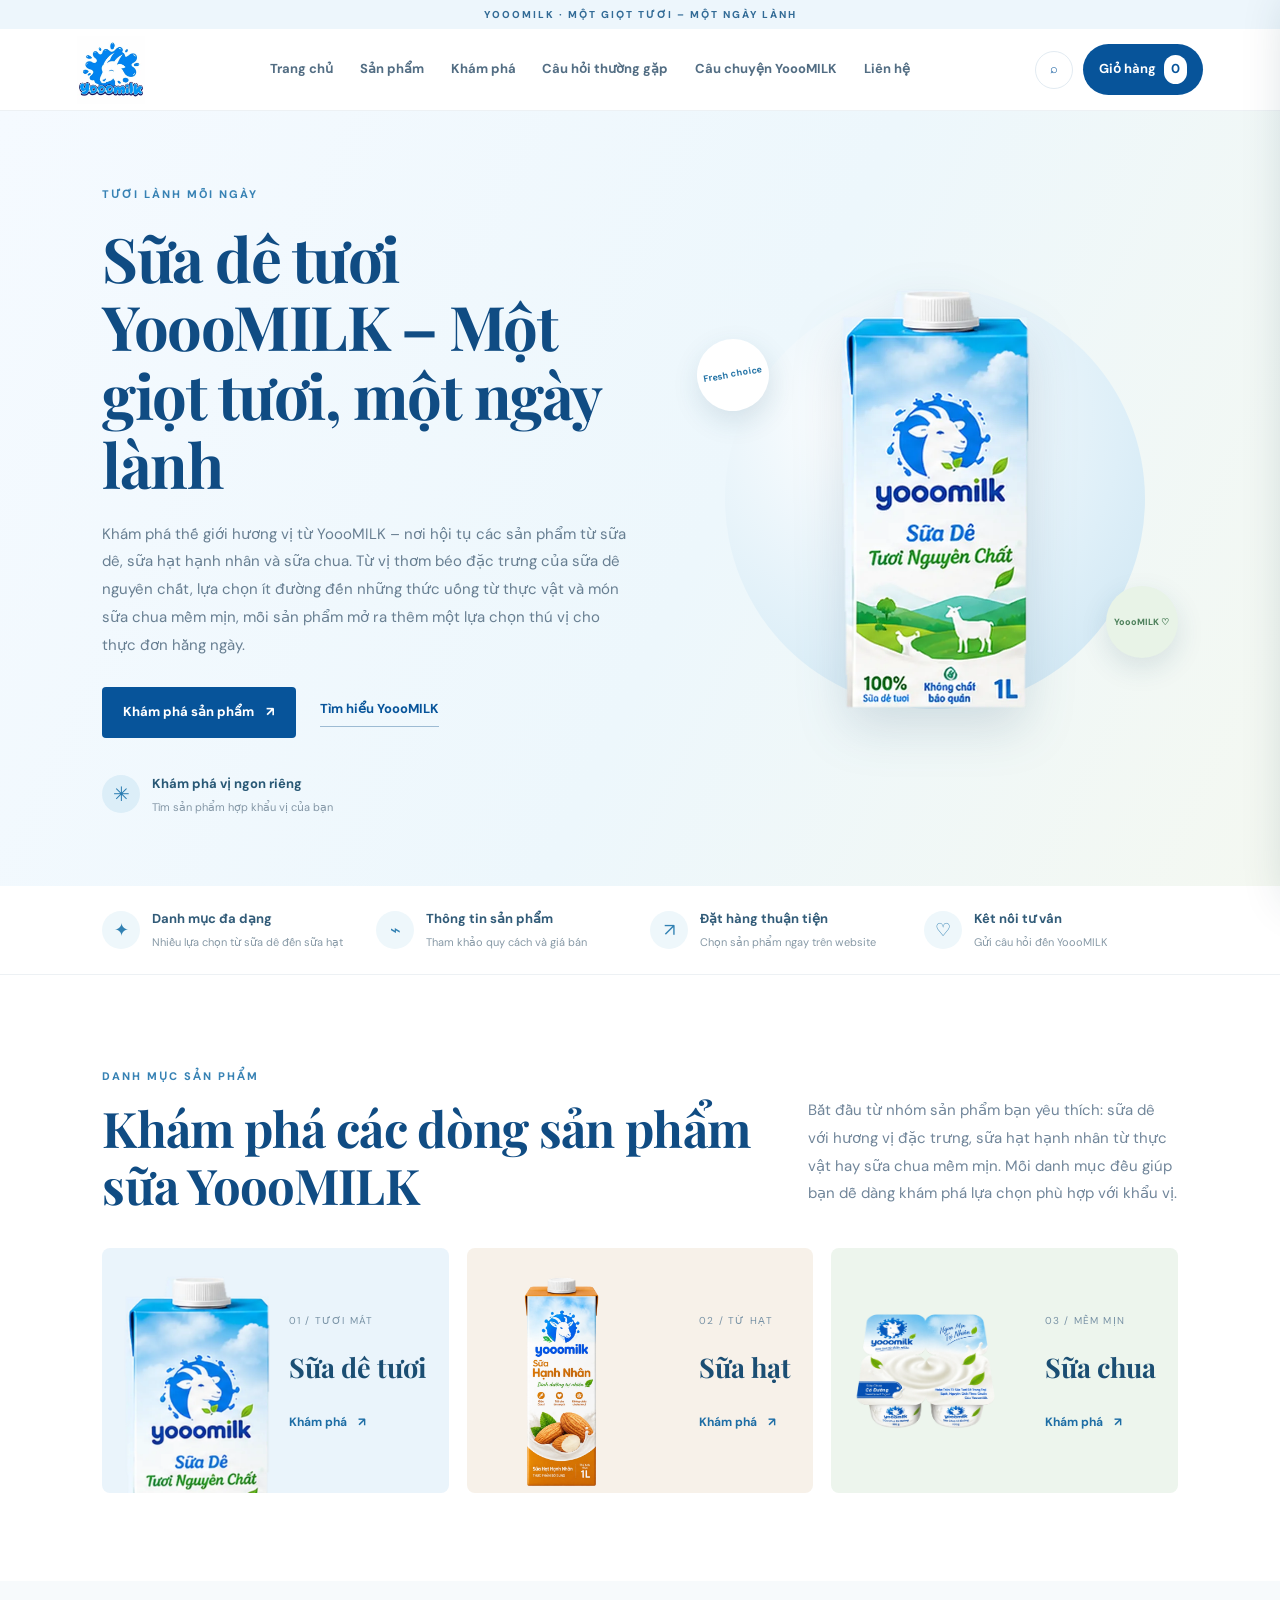
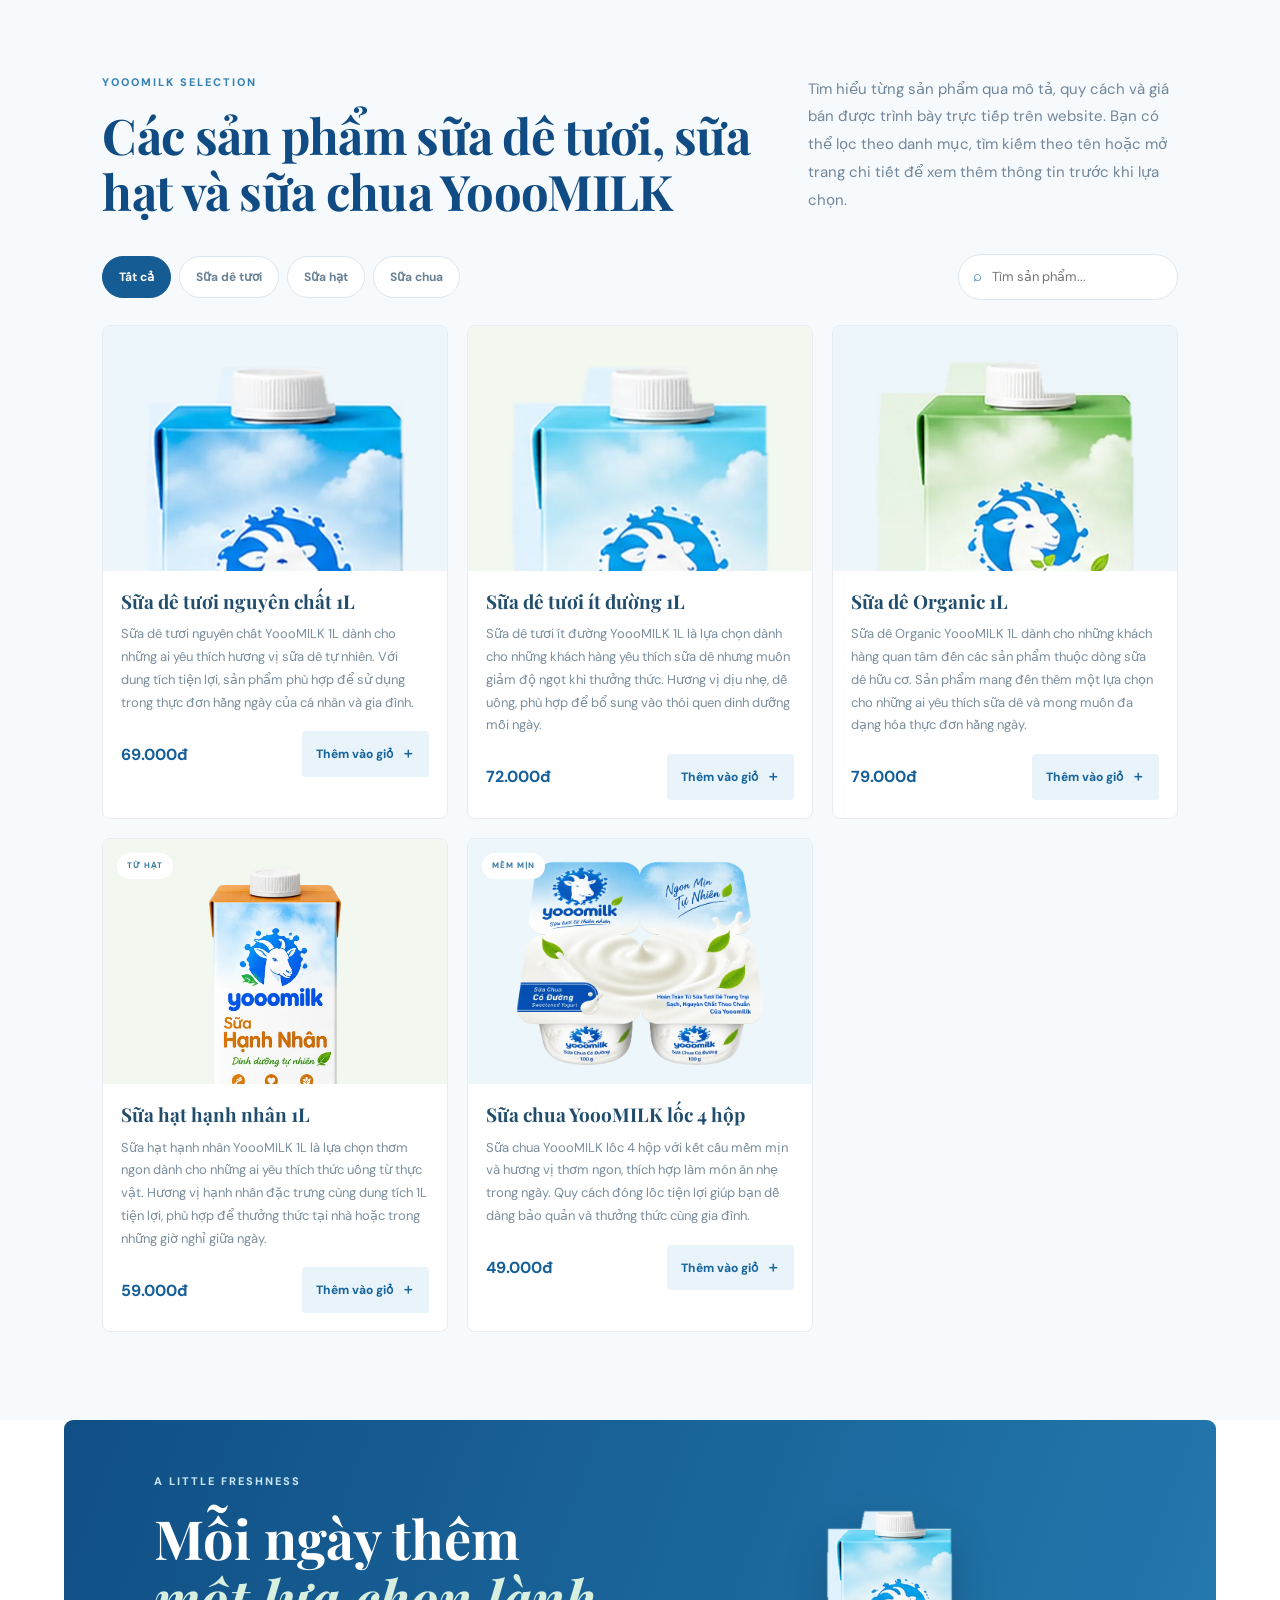
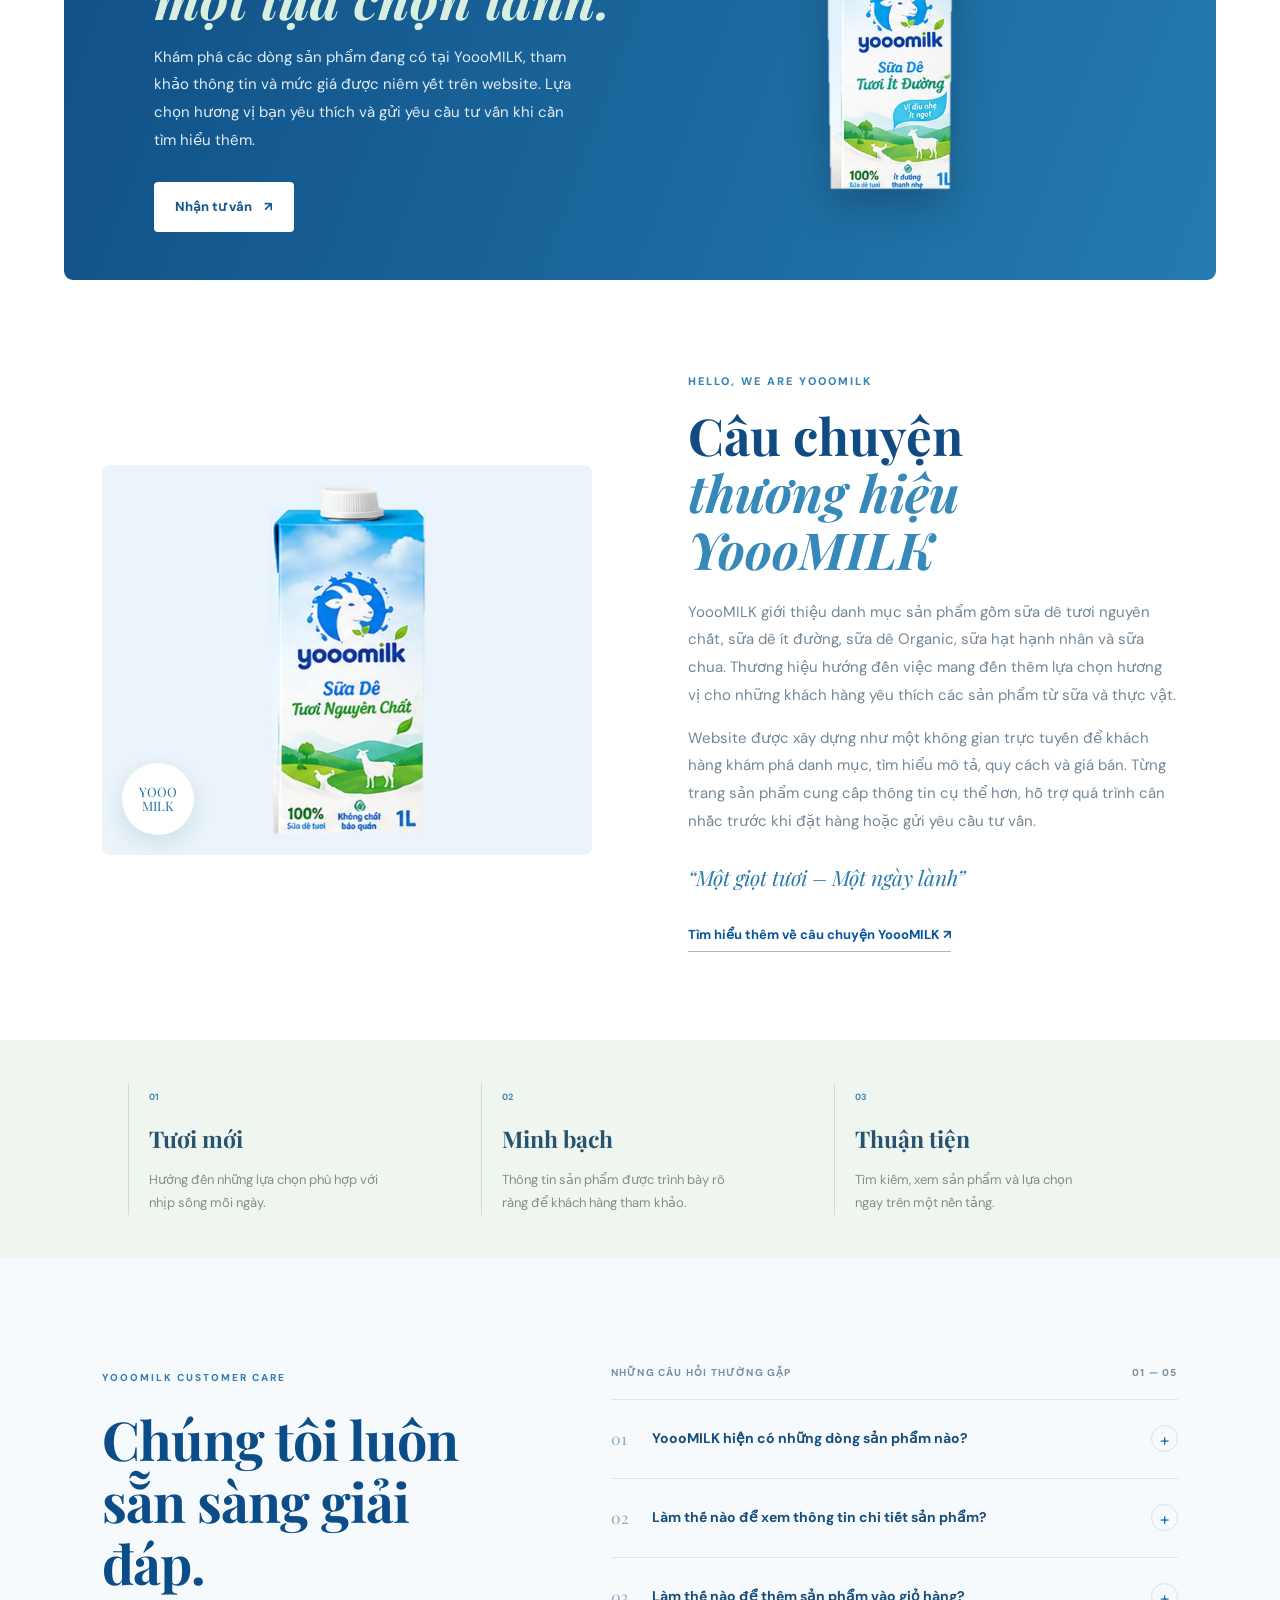
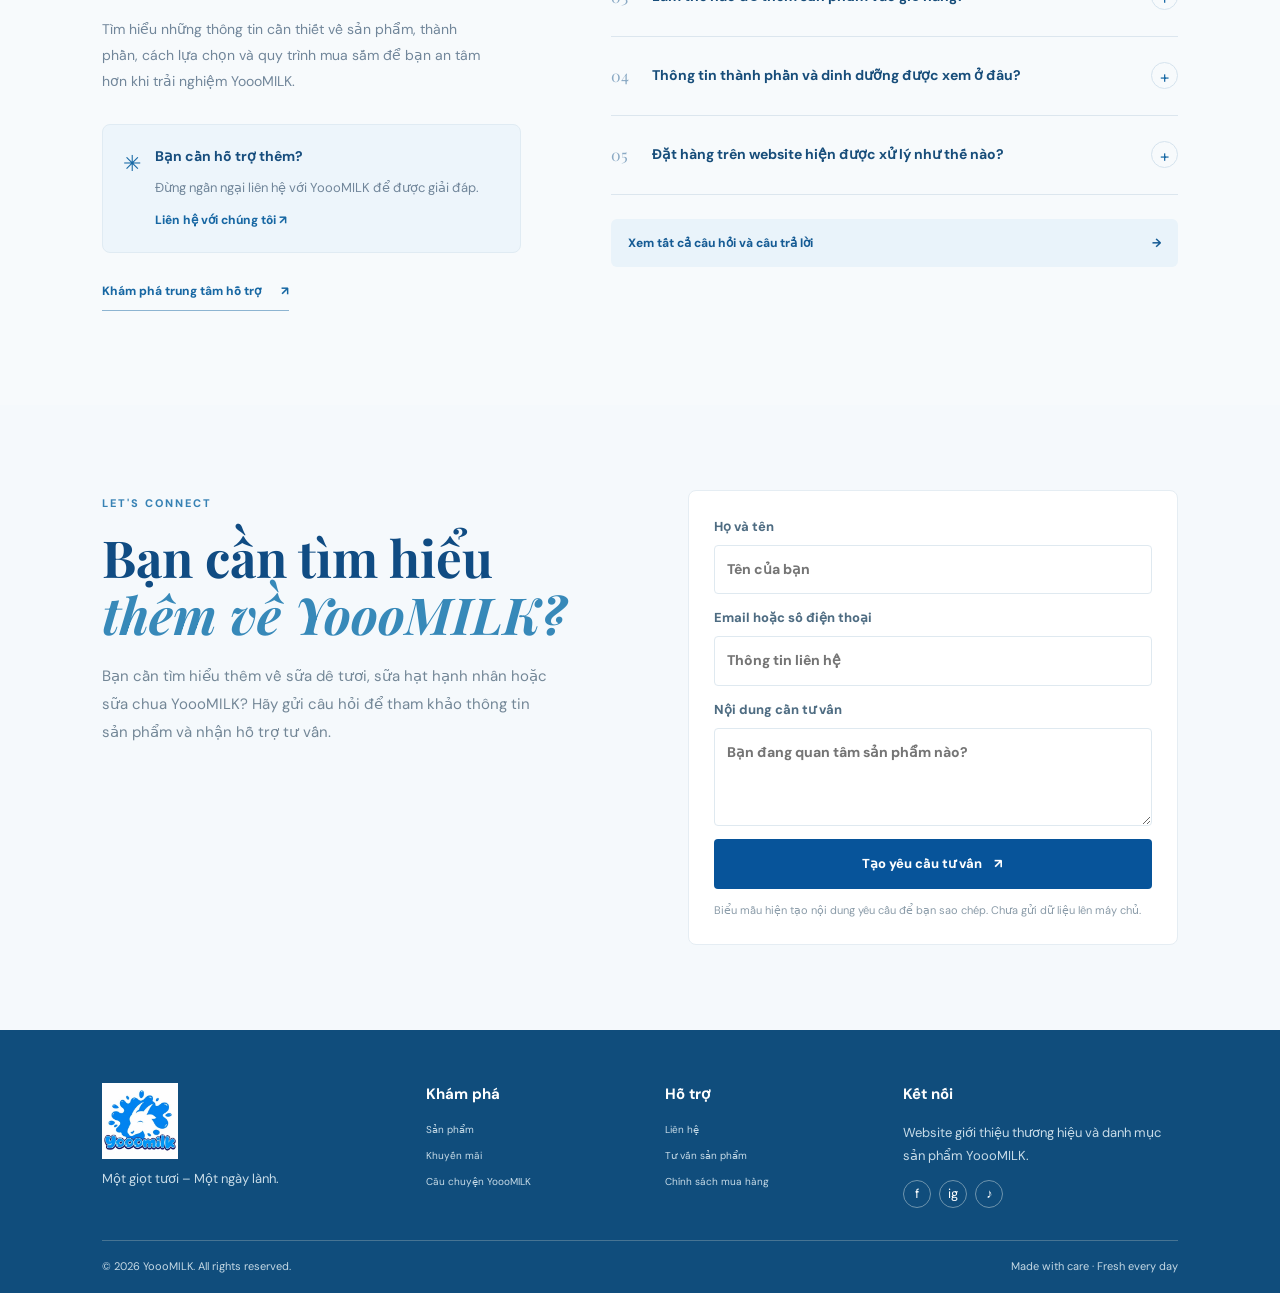
<file: index.html>
<!DOCTYPE html>
<html lang="vi">
<head>
  <meta charset="UTF-8">
  <meta name="viewport" content="width=device-width, initial-scale=1.0">
  <title>Sữa Dê Tươi YoooMILK – Một Giọt Tươi, Một Ngày Lành</title>
  <meta name="description" content="Khám phá các sản phẩm từ sữa dê, sữa hạt hạnh nhân và sữa chua YoooMILK. Xem thông tin, quy cách và giá bán để lựa chọn sản phẩm phù hợp.">
  <meta name="robots" content="index, follow">
  <link rel="canonical" href="https://duongthinhuquynhbc-cyber.github.io/yooomilk-website/">
  <link rel="icon" href="assets/logo-yooomilk.webp" type="image/png">
  <meta property="og:type" content="website">
  <meta property="og:title" content="Sữa Dê Tươi YoooMILK – Một Giọt Tươi, Một Ngày Lành">
  <meta property="og:description" content="Khám phá các dòng sữa dê tươi, sữa hạt hạnh nhân và sữa chua YoooMILK.">
  <meta property="og:url" content="https://duongthinhuquynhbc-cyber.github.io/yooomilk-website/">
  <meta property="og:site_name" content="YoooMILK">
  <meta property="og:locale" content="vi_VN">
  <meta property="og:image" content="https://duongthinhuquynhbc-cyber.github.io/yooomilk-website/assets/sua-de-nguyen-chat.webp">
  <meta property="og:image:alt" content="Sản phẩm sữa dê tươi nguyên chất YoooMILK">
  <meta name="twitter:card" content="summary_large_image">
  <meta name="twitter:title" content="Sữa Dê Tươi YoooMILK – Một Giọt Tươi, Một Ngày Lành">
  <meta name="twitter:description" content="Khám phá sữa dê tươi, sữa hạt hạnh nhân và sữa chua YoooMILK.">
  <meta name="twitter:image" content="https://duongthinhuquynhbc-cyber.github.io/yooomilk-website/assets/sua-de-nguyen-chat.webp">

  <script type="application/ld+json">
  {
    "@context": "https://schema.org",
    "@type": "WebSite",
    "name": "YoooMILK",
    "url": "https://duongthinhuquynhbc-cyber.github.io/yooomilk-website/",
    "inLanguage": "vi-VN",
    "description": "Website giới thiệu các dòng sữa dê tươi, sữa hạt hạnh nhân và sữa chua YoooMILK."
  }
  </script>

  <script type="application/ld+json">
  {
    "@context": "https://schema.org",
    "@type": "Organization",
    "@id": "https://duongthinhuquynhbc-cyber.github.io/yooomilk-website/#organization",
    "name": "YoooMILK",
    "url": "https://duongthinhuquynhbc-cyber.github.io/yooomilk-website/",
    "logo": "https://duongthinhuquynhbc-cyber.github.io/yooomilk-website/assets/logo-yooomilk.webp"
  }
  </script>

  <meta name="theme-color" content="#0879d8">
  <link rel="preconnect" href="https://fonts.googleapis.com">
  <link rel="preconnect" href="https://fonts.gstatic.com" crossorigin>
  <link href="https://fonts.googleapis.com/css2?family=DM+Sans:wght@400;500;600;700&family=Playfair+Display:wght@500;600;700&display=swap" rel="stylesheet">
  <link rel="stylesheet" href="css/style.css?v=20261121-faqfix">
</head>

<body>
  <div class="announcement">YoooMILK · Một giọt tươi – Một ngày lành</div>

  <!-- HEADER -->
  <header class="site-header">
    <a class="brand" href="#home" aria-label="YoooMILK - Trang chủ">
      <img
        src="assets/logo-yooomilk.webp"
        alt="Logo YoooMILK"
        width="68"
        height="68"
        style="width:68px;height:68px;object-fit:contain">
    </a>

    <button class="menu-toggle" id="menuToggle" aria-label="Mở menu" aria-expanded="false">☰</button>

    <nav class="main-nav" id="mainNav">
      <a href="#home">Trang chủ</a>
      <a href="#products">Sản phẩm</a>
      <a href="#promotion">Khám phá</a>
      <a href="faq.html">Câu hỏi thường gặp</a>
      <a href="story.html">Câu chuyện YoooMILK</a>
      <a href="#contact">Liên hệ</a>
    </nav>

    <div class="header-actions">
      <button class="icon-btn" id="searchToggle" aria-label="Tìm kiếm">⌕</button>
      <button class="cart-trigger" id="cartOpen" aria-label="Mở giỏ hàng">Giỏ hàng <span id="cartCount">0</span></button>
    </div>
  </header>

  <main>
    <!-- TRANG CHỦ -->
    <section class="hero" id="home">
      <div class="hero-copy">
        <span class="eyebrow">TƯƠI LÀNH MỖI NGÀY</span>
        <h1>Sữa dê tươi YoooMILK – Một giọt tươi, một ngày lành</h1>
        <p>
          Khám phá thế giới hương vị từ YoooMILK – nơi hội tụ các sản phẩm từ sữa dê,
          sữa hạt hạnh nhân và sữa chua. Từ vị thơm béo đặc trưng của sữa dê nguyên chất,
          lựa chọn ít đường đến những thức uống từ thực vật và món sữa chua mềm mịn,
          mỗi sản phẩm mở ra thêm một lựa chọn thú vị cho thực đơn hằng ngày.
        </p>

        <div class="hero-buttons">
          <a class="btn btn-primary" href="#products">Khám phá sản phẩm <span>↗</span></a>
          <a class="text-link" href="story.html">Tìm hiểu YoooMILK</a>
        </div>

        <div class="hero-note">
          <span class="note-icon">✳</span>
          <span>
            <b>Khám phá vị ngon riêng</b>
            <small>Tìm sản phẩm hợp khẩu vị của bạn</small>
          </span>
        </div>
      </div>

      <div class="hero-art">
        <div class="hero-blob"></div>
        <img
          src="assets/sua-de-nguyen-chat.webp"
          alt="Sản phẩm sữa dê tươi nguyên chất YoooMILK"
          fetchpriority="high">
        <span class="floating-tag tag-one">Fresh choice</span>
        <span class="floating-tag tag-two">YoooMILK ♡</span>
      </div>
    </section>

    <!-- CAM KẾT -->
    <section class="promise-strip" aria-label="Thông tin dịch vụ YoooMILK">
      <div><span>✦</span><p><b>Danh mục đa dạng</b><small>Nhiều lựa chọn từ sữa dê đến sữa hạt</small></p></div>
      <div><span>⌁</span><p><b>Thông tin sản phẩm</b><small>Tham khảo quy cách và giá bán</small></p></div>
      <div><span>↗</span><p><b>Đặt hàng thuận tiện</b><small>Chọn sản phẩm ngay trên website</small></p></div>
      <div><span>♡</span><p><b>Kết nối tư vấn</b><small>Gửi câu hỏi đến YoooMILK</small></p></div>
    </section>

    <!-- DANH MỤC -->
    <section class="section categories">
      <div class="section-heading">
        <div>
          <span class="eyebrow">DANH MỤC SẢN PHẨM</span>
          <h2>Khám phá các dòng sản phẩm sữa YoooMILK</h2>
        </div>
        <p>
          Bắt đầu từ nhóm sản phẩm bạn yêu thích: sữa dê với hương vị đặc trưng,
          sữa hạt hạnh nhân từ thực vật hay sữa chua mềm mịn. Mỗi danh mục đều
          giúp bạn dễ dàng khám phá lựa chọn phù hợp với khẩu vị.
        </p>
      </div>

      <div class="category-grid">
        <a class="category-card goat" href="#products" data-category-link="goat">
          <div class="category-art">
            <img src="assets/sua-de-nguyen-chat.webp" alt="Danh mục sản phẩm sữa dê tươi YoooMILK" loading="lazy" decoding="async">
          </div>
          <div>
            <span>01 / TƯƠI MÁT</span>
            <h3>Sữa dê tươi</h3>
            <b>Khám phá <i>↗</i></b>
          </div>
        </a>

        <a class="category-card nut" href="#products" data-category-link="nut">
          <div class="category-art">
            <img src="assets/sua-hat-hanh-nhan.webp" alt="Danh mục sữa hạt hạnh nhân YoooMILK" loading="lazy" decoding="async">
          </div>
          <div>
            <span>02 / TỪ HẠT</span>
            <h3>Sữa hạt</h3>
            <b>Khám phá <i>↗</i></b>
          </div>
        </a>

        <a class="category-card yogurt" href="#products" data-category-link="yogurt">
          <div class="category-art">
            <img src="assets/sua-chua-yooomilk.webp" alt="Danh mục sản phẩm sữa chua YoooMILK" loading="lazy" decoding="async">
          </div>
          <div>
            <span>03 / MỀM MỊN</span>
            <h3>Sữa chua</h3>
            <b>Khám phá <i>↗</i></b>
          </div>
        </a>
      </div>
    </section>

    <!-- SẢN PHẨM -->
    <section class="section products-section" id="products">
      <div class="section-heading">
        <div>
          <span class="eyebrow">YOOOMILK SELECTION</span>
          <h2>Các sản phẩm sữa dê tươi, sữa hạt và sữa chua YoooMILK</h2>
        </div>
        <p>
          Tìm hiểu từng sản phẩm qua mô tả, quy cách và giá bán được trình bày
          trực tiếp trên website. Bạn có thể lọc theo danh mục, tìm kiếm theo tên
          hoặc mở trang chi tiết để xem thêm thông tin trước khi lựa chọn.
        </p>
      </div>

      <div class="product-toolbar">
        <div class="filters" role="group" aria-label="Lọc sản phẩm">
          <button class="filter-btn active" data-filter="all">Tất cả</button>
          <button class="filter-btn" data-filter="goat">Sữa dê tươi</button>
          <button class="filter-btn" data-filter="nut">Sữa hạt</button>
          <button class="filter-btn" data-filter="yogurt">Sữa chua</button>
        </div>

        <label class="search-box" id="searchBox">
          <span>⌕</span>
          <input id="productSearch" type="search" placeholder="Tìm sản phẩm..." aria-label="Tìm sản phẩm">
        </label>
      </div>

      <div class="product-grid" id="productGrid">
        <article class="product-card" data-product-id="goat-original" data-category="goat" data-name="sữa dê tươi nguyên chất">
          <div class="product-image">
            <a class="product-detail-link" href="product.html?id=goat-original" aria-label="Xem chi tiết Sữa dê tươi nguyên chất YoooMILK dung tích 1 lít">
              <img src="assets/sua-de-nguyen-chat.webp" alt="Sữa dê tươi nguyên chất YoooMILK dung tích 1 lít" loading="lazy">
            </a>
          </div>
          <div class="product-info">
            <div>
              <h3><a class="product-title-link" href="product.html?id=goat-original">Sữa dê tươi nguyên chất 1L</a></h3>
              <p>Sữa dê tươi nguyên chất YoooMILK 1L dành cho những ai yêu thích hương vị sữa dê tự nhiên. Với dung tích tiện lợi, sản phẩm phù hợp để sử dụng trong thực đơn hằng ngày của cá nhân và gia đình.</p>
            </div>
            <div class="product-bottom">
              <b>69.000đ</b>
              <button class="add-btn" data-add="goat-original">Thêm vào giỏ <span>＋</span></button>
            </div>
          </div>
        </article>

        <article class="product-card" data-product-id="goat-low" data-category="goat" data-name="sữa dê tươi ít đường">
          <div class="product-image">
            <a class="product-detail-link" href="product.html?id=goat-low" aria-label="Xem chi tiết Sữa dê tươi ít đường YoooMILK dung tích 1 lít">
              <img src="assets/sua-de-it-duong.webp" alt="Sữa dê tươi ít đường YoooMILK dung tích 1 lít" loading="lazy">
            </a>
          </div>
          <div class="product-info">
            <div>
              <h3><a class="product-title-link" href="product.html?id=goat-low">Sữa dê tươi ít đường 1L</a></h3>
              <p>Sữa dê tươi ít đường YoooMILK 1L là lựa chọn dành cho những khách hàng yêu thích sữa dê nhưng muốn giảm độ ngọt khi thưởng thức. Hương vị dịu nhẹ, dễ uống, phù hợp để bổ sung vào thói quen dinh dưỡng mỗi ngày.</p>
            </div>
            <div class="product-bottom">
              <b>72.000đ</b>
              <button class="add-btn" data-add="goat-low">Thêm vào giỏ <span>＋</span></button>
            </div>
          </div>
        </article>

        <article class="product-card" data-product-id="goat-organic" data-category="goat" data-name="sữa dê organic">
          <div class="product-image">
            <a class="product-detail-link" href="product.html?id=goat-organic" aria-label="Xem chi tiết Sữa dê Organic YoooMILK dung tích 1 lít">
              <img src="assets/sua-de-organic.webp" alt="Sữa dê Organic YoooMILK dung tích 1 lít" loading="lazy">
            </a>
          </div>
          <div class="product-info">
            <div>
              <h3><a class="product-title-link" href="product.html?id=goat-organic">Sữa dê Organic 1L</a></h3>
              <p>Sữa dê Organic YoooMILK 1L dành cho những khách hàng quan tâm đến các sản phẩm thuộc dòng sữa dê hữu cơ. Sản phẩm mang đến thêm một lựa chọn cho những ai yêu thích sữa dê và mong muốn đa dạng hóa thực đơn hằng ngày.</p>
            </div>
            <div class="product-bottom">
              <b>79.000đ</b>
              <button class="add-btn" data-add="goat-organic">Thêm vào giỏ <span>＋</span></button>
            </div>
          </div>
        </article>

        <article class="product-card" data-product-id="almond" data-category="nut" data-name="sữa hạt hạnh nhân">
          <div class="product-image">
            <span class="product-label">TỪ HẠT</span>
            <a class="product-detail-link" href="product.html?id=almond" aria-label="Xem chi tiết Sữa hạt hạnh nhân YoooMILK dung tích 1 lít">
              <img src="assets/sua-hat-hanh-nhan.webp" alt="Sữa hạt hạnh nhân YoooMILK dung tích 1 lít" loading="lazy">
            </a>
          </div>
          <div class="product-info">
            <div>
              <h3><a class="product-title-link" href="product.html?id=almond">Sữa hạt hạnh nhân 1L</a></h3>
              <p>Sữa hạt hạnh nhân YoooMILK 1L là lựa chọn thơm ngon dành cho những ai yêu thích thức uống từ thực vật. Hương vị hạnh nhân đặc trưng cùng dung tích 1L tiện lợi, phù hợp để thưởng thức tại nhà hoặc trong những giờ nghỉ giữa ngày.</p>
            </div>
            <div class="product-bottom">
              <b>59.000đ</b>
              <button class="add-btn" data-add="almond">Thêm vào giỏ <span>＋</span></button>
            </div>
          </div>
        </article>

        <article class="product-card" data-product-id="yogurt" data-category="yogurt" data-name="sữa chua yooomilk">
          <div class="product-image">
            <span class="product-label">MỀM MỊN</span>
            <a class="product-detail-link" href="product.html?id=yogurt" aria-label="Xem chi tiết Sữa chua YoooMILK lốc 4 hộp">
              <img src="assets/sua-chua-yooomilk.webp" alt="Sữa chua YoooMILK lốc 4 hộp" loading="lazy">
            </a>
          </div>
          <div class="product-info">
            <div>
              <h3><a class="product-title-link" href="product.html?id=yogurt">Sữa chua YoooMILK lốc 4 hộp</a></h3>
              <p>Sữa chua YoooMILK lốc 4 hộp với kết cấu mềm mịn và hương vị thơm ngon, thích hợp làm món ăn nhẹ trong ngày. Quy cách đóng lốc tiện lợi giúp bạn dễ dàng bảo quản và thưởng thức cùng gia đình.</p>
            </div>
            <div class="product-bottom">
              <b>49.000đ</b>
              <button class="add-btn" data-add="yogurt">Thêm vào giỏ <span>＋</span></button>
            </div>
          </div>
        </article>
      </div>

      <p class="empty-state" id="emptyState" hidden>Không tìm thấy sản phẩm phù hợp. Bạn hãy thử từ khóa khác nhé.</p>
    </section>

    <!-- KHUYẾN MÃI / KHÁM PHÁ -->
    <section class="promo" id="promotion">
      <div class="promo-content">
        <span class="eyebrow">A LITTLE FRESHNESS</span>
        <h2>Mỗi ngày thêm<br><em>một lựa chọn lành.</em></h2>
        <p>Khám phá các dòng sản phẩm đang có tại YoooMILK, tham khảo thông tin và mức giá được niêm yết trên website. Lựa chọn hương vị bạn yêu thích và gửi yêu cầu tư vấn khi cần tìm hiểu thêm.</p>
        <a class="btn btn-light" href="#contact">Nhận tư vấn <span>↗</span></a>
      </div>
      <div class="promo-decoration">
        <img src="assets/promo-goat-low.webp" alt="Sản phẩm sữa dê tươi ít đường YoooMILK" loading="lazy">
      </div>
    </section>

    <!-- CÂU CHUYỆN THƯƠNG HIỆU -->
    <section class="section story-section" id="story">
      <div class="story-image">
        <img src="assets/sua-de-nguyen-chat.webp" alt="Sản phẩm sữa dê tươi nguyên chất YoooMILK" loading="lazy">
        <span class="story-stamp">YOOO<br>MILK</span>
      </div>

      <div class="story-copy">
        <span class="eyebrow">HELLO, WE ARE YOOOMILK</span>
        <h2>Câu chuyện<br><em>thương hiệu YoooMILK</em></h2>
        <p>YoooMILK giới thiệu danh mục sản phẩm gồm sữa dê tươi nguyên chất, sữa dê ít đường, sữa dê Organic, sữa hạt hạnh nhân và sữa chua. Thương hiệu hướng đến việc mang đến thêm lựa chọn hương vị cho những khách hàng yêu thích các sản phẩm từ sữa và thực vật.</p>
        <p>Website được xây dựng như một không gian trực tuyến để khách hàng khám phá danh mục, tìm hiểu mô tả, quy cách và giá bán. Từng trang sản phẩm cung cấp thông tin cụ thể hơn, hỗ trợ quá trình cân nhắc trước khi đặt hàng hoặc gửi yêu cầu tư vấn.</p>
        <blockquote>“Một giọt tươi – Một ngày lành”</blockquote>
        <a class="text-link" href="story.html">Tìm hiểu thêm về câu chuyện YoooMILK <span>↗</span></a>
      </div>
    </section>

    <!-- GIÁ TRỊ -->
    <section class="values">
      <div>
        <span>01</span>
        <h3>Tươi mới</h3>
        <p>Hướng đến những lựa chọn phù hợp với nhịp sống mỗi ngày.</p>
      </div>
      <div>
        <span>02</span>
        <h3>Minh bạch</h3>
        <p>Thông tin sản phẩm được trình bày rõ ràng để khách hàng tham khảo.</p>
      </div>
      <div>
        <span>03</span>
        <h3>Thuận tiện</h3>
        <p>Tìm kiếm, xem sản phẩm và lựa chọn ngay trên một nền tảng.</p>
      </div>
    </section>

    <!-- FAQ -->
    <section class="faq-modern" id="faq">
      <div class="faq-modern-container">

        <div class="faq-modern-intro">
          <span class="faq-label">YOOOMILK CUSTOMER CARE</span>
          <h2>Chúng tôi luôn<br>sẵn sàng giải đáp.</h2>
          <p class="faq-intro-text">
            Tìm hiểu những thông tin cần thiết về sản phẩm,
            thành phần, cách lựa chọn và quy trình mua sắm
            để bạn an tâm hơn khi trải nghiệm YoooMILK.
          </p>

          <div class="faq-support-note">
            <span class="faq-support-icon">✳</span>
            <div>
              <strong>Bạn cần hỗ trợ thêm?</strong>
              <p>Đừng ngần ngại liên hệ với YoooMILK để được giải đáp.</p>
              <a href="#contact">Liên hệ với chúng tôi ↗</a>
            </div>
          </div>

          <a href="faq.html" class="faq-all-link">
            Khám phá trung tâm hỗ trợ <span>↗</span>
          </a>
        </div>

        <div class="faq-modern-content">
          <div class="faq-topline">
            <span>NHỮNG CÂU HỎI THƯỜNG GẶP</span>
            <span>01 — 05</span>
          </div>

          <div class="faq-accordion">
            <details class="faq-modern-item">
              <summary>
                <span class="faq-index">01</span>
                <span class="faq-question">YoooMILK hiện có những dòng sản phẩm nào?</span>
                <span class="faq-toggle">+</span>
              </summary>
              <div class="faq-answer">
                <p>YoooMILK giới thiệu các lựa chọn gồm sữa dê tươi nguyên chất, sữa dê tươi ít đường, sữa dê Organic, sữa hạt hạnh nhân và sữa chua. Mỗi dòng sản phẩm mang đến một lựa chọn khác nhau, đáp ứng nhu cầu tìm hiểu và sử dụng đa dạng của khách hàng.</p>
                <a href="faq.html#faq-products">Xem thông tin sản phẩm ↗</a>
              </div>
            </details>

            <details class="faq-modern-item">
              <summary>
                <span class="faq-index">02</span>
                <span class="faq-question">Làm thế nào để xem thông tin chi tiết sản phẩm?</span>
                <span class="faq-toggle">+</span>
              </summary>
              <div class="faq-answer">
                <p>Bạn có thể truy cập danh mục sản phẩm trên website, lựa chọn mặt hàng muốn tìm hiểu và nhấn vào sản phẩm để mở trang thông tin chi tiết. Tại đây, bạn có thể tham khảo mô tả, quy cách đóng gói, giá bán và các thông tin được công bố cho từng sản phẩm.</p>
                <a href="faq.html#faq-details">Xem hướng dẫn chi tiết ↗</a>
              </div>
            </details>

            <details class="faq-modern-item">
              <summary>
                <span class="faq-index">03</span>
                <span class="faq-question">Làm thế nào để thêm sản phẩm vào giỏ hàng?</span>
                <span class="faq-toggle">+</span>
              </summary>
              <div class="faq-answer">
                <p>Truy cập sản phẩm bạn muốn mua, chọn số lượng phù hợp rồi nhấn nút thêm vào giỏ hàng. Bạn có thể mở giỏ hàng để kiểm tra sản phẩm, điều chỉnh số lượng hoặc xóa những mặt hàng không còn nhu cầu trước khi tiếp tục.</p>
                <a href="faq.html#faq-cart">Xem hướng dẫn sử dụng giỏ hàng ↗</a>
              </div>
            </details>

            <details class="faq-modern-item">
              <summary>
                <span class="faq-index">04</span>
                <span class="faq-question">Thông tin thành phần và dinh dưỡng được xem ở đâu?</span>
                <span class="faq-toggle">+</span>
              </summary>
              <div class="faq-answer">
                <p>Bạn có thể tham khảo thông tin thành phần, giá trị dinh dưỡng và hướng dẫn sử dụng được công bố trên bao bì sản phẩm hoặc tài liệu chính thức của nhà sản xuất. Hãy kiểm tra kỹ nhãn sản phẩm để lựa chọn phù hợp với nhu cầu cá nhân.</p>
                <a href="faq.html#faq-ingredients">Tìm hiểu thêm ↗</a>
              </div>
            </details>

            <details class="faq-modern-item">
              <summary>
                <span class="faq-index">05</span>
                <span class="faq-question">Đặt hàng trên website hiện được xử lý như thế nào?</span>
                <span class="faq-toggle">+</span>
              </summary>
              <div class="faq-answer">
                <p>Bạn có thể thêm sản phẩm vào giỏ hàng, kiểm tra thông tin đơn hàng và điền thông tin theo hướng dẫn trên website. Hãy kiểm tra lại số lượng và thông tin liên hệ trước khi gửi yêu cầu đặt hàng.</p>
                <a href="faq.html#faq-order">Xem quy trình đặt hàng ↗</a>
              </div>
            </details>
          </div>

          <a href="faq.html" class="faq-view-all">
            Xem tất cả câu hỏi và câu trả lời <span>→</span>
          </a>
        </div>
      </div>
    </section>

    <!-- LIÊN HỆ -->
    <section class="contact-section" id="contact">
      <div>
        <span class="eyebrow">LET'S CONNECT</span>
        <h2>Bạn cần tìm hiểu<br><em>thêm về YoooMILK?</em></h2>
        <p>Bạn cần tìm hiểu thêm về sữa dê tươi, sữa hạt hạnh nhân hoặc sữa chua YoooMILK? Hãy gửi câu hỏi để tham khảo thông tin sản phẩm và nhận hỗ trợ tư vấn.</p>
      </div>

      <form id="contactForm" class="contact-form">
        <label>Họ và tên
          <input name="name" required placeholder="Tên của bạn">
        </label>
        <label>Email hoặc số điện thoại
          <input name="contact" required placeholder="Thông tin liên hệ">
        </label>
        <label>Nội dung cần tư vấn
          <textarea name="message" rows="3" placeholder="Bạn đang quan tâm sản phẩm nào?"></textarea>
        </label>
        <button class="btn btn-primary" type="submit">Tạo yêu cầu tư vấn <span>↗</span></button>
        <small>Biểu mẫu hiện tạo nội dung yêu cầu để bạn sao chép. Chưa gửi dữ liệu lên máy chủ.</small>
      </form>
    </section>
  </main>

  <!-- FOOTER -->
  <footer class="footer" id="footer">
    <div class="footer-main">
      <div class="footer-brand">
        <a class="brand brand-footer" href="#home">
          <img src="assets/logo-yooomilk.webp" alt="Logo YoooMILK" width="76" height="76" style="width:76px;height:76px;object-fit:contain">
        </a>
        <p>Một giọt tươi – Một ngày lành.</p>
      </div>

      <div>
        <h3>Khám phá</h3>
        <a href="#products">Sản phẩm</a>
        <a href="#promotion">Khuyến mãi</a>
        <a href="story.html">Câu chuyện YoooMILK</a>
      </div>

      <div>
        <h3>Hỗ trợ</h3>
        <a href="#contact">Liên hệ</a>
        <a href="#contact">Tư vấn sản phẩm</a>
        <a href="#footer">Chính sách mua hàng</a>
      </div>

      <div>
        <h3>Kết nối</h3>
        <p>Website giới thiệu thương hiệu và danh mục sản phẩm YoooMILK.</p>
        <div class="socials">
          <a href="#contact" aria-label="Facebook">f</a>
          <a href="#contact" aria-label="Instagram">ig</a>
          <a href="#contact" aria-label="TikTok">♪</a>
        </div>
      </div>
    </div>

    <div class="footer-bottom">
      <span>© <span id="year"></span> YoooMILK. All rights reserved.</span>
      <span>Made with care · Fresh every day</span>
    </div>
  </footer>

  <!-- GIỎ HÀNG -->
  <div class="overlay" id="overlay"></div>

  <aside class="cart-drawer" id="cartDrawer" aria-label="Giỏ hàng" aria-hidden="true" inert>
    <div class="drawer-head">
      <div>
        <span class="eyebrow">YOUR SELECTION</span>
        <h2>Giỏ hàng <span id="drawerCount">(0)</span></h2>
      </div>
      <button class="close-btn" id="cartClose" aria-label="Đóng giỏ hàng">×</button>
    </div>

    <div class="cart-items" id="cartItems">
      <div class="cart-empty">
        Giỏ hàng đang trống.<br>
        <a href="#products" id="continueShopping">Khám phá sản phẩm ↗</a>
      </div>
    </div>

    <div class="drawer-bottom">
      <div class="shipping-note">Thông tin giá và phí giao hàng sẽ được xác nhận khi tư vấn.</div>
      <button class="btn btn-primary checkout-btn" id="checkoutBtn">Tạo nội dung đặt hàng <span>↗</span></button>
      <small>Giỏ hàng được lưu trên trình duyệt của thiết bị này.</small>
    </div>
  </aside>

  <div class="toast" id="toast" role="status" aria-live="polite"></div>

  <!-- THANH TOÁN MÔ PHỎNG -->
  <div class="payment-modal" id="paymentModal" aria-hidden="true">
    <div class="payment-box">
      <button type="button" class="payment-close" id="paymentClose">×</button>
      <span class="eyebrow">YOOOMILK CHECKOUT</span>
      <h2>Hoàn tất đơn hàng</h2>
      <p class="payment-intro">Vui lòng cung cấp thông tin nhận hàng.</p>

      <form id="paymentForm">
        <label>Họ và tên
          <input name="customerName" required placeholder="Nhập họ và tên">
        </label>
        <label>Số điện thoại
          <input name="phone" type="tel" required pattern="[0-9]{10,11}" placeholder="Nhập số điện thoại">
        </label>
        <label>Địa chỉ nhận hàng
          <textarea name="address" required rows="2" placeholder="Số nhà, đường, phường/xã, tỉnh/thành phố"></textarea>
        </label>

        <h3>Phương thức thanh toán</h3>
        <label class="payment-option">
          <input type="radio" name="paymentMethod" value="Thanh toán khi nhận hàng (COD)" checked>
          <span>Thanh toán khi nhận hàng (COD)</span>
        </label>
        <label class="payment-option">
          <input type="radio" name="paymentMethod" value="Chuyển khoản QR (mô phỏng)">
          <span>Chuyển khoản ngân hàng qua QR (mô phỏng)</span>
        </label>
        <label class="payment-option">
          <input type="radio" name="paymentMethod" value="Ví điện tử (mô phỏng)">
          <span>Ví điện tử (mô phỏng)</span>
        </label>

        <div class="payment-demo-note">
          Đây là website mô phỏng. Các phương thức thanh toán điện tử chưa thực hiện giao dịch thật.
        </div>
        <div id="paymentTotal" class="payment-total"></div>
        <button type="submit" class="btn btn-primary payment-submit">Xác nhận đặt hàng</button>
      </form>
    </div>
  </div>

  <script src="js/main.js"></script>
</body>
</html>
</file>
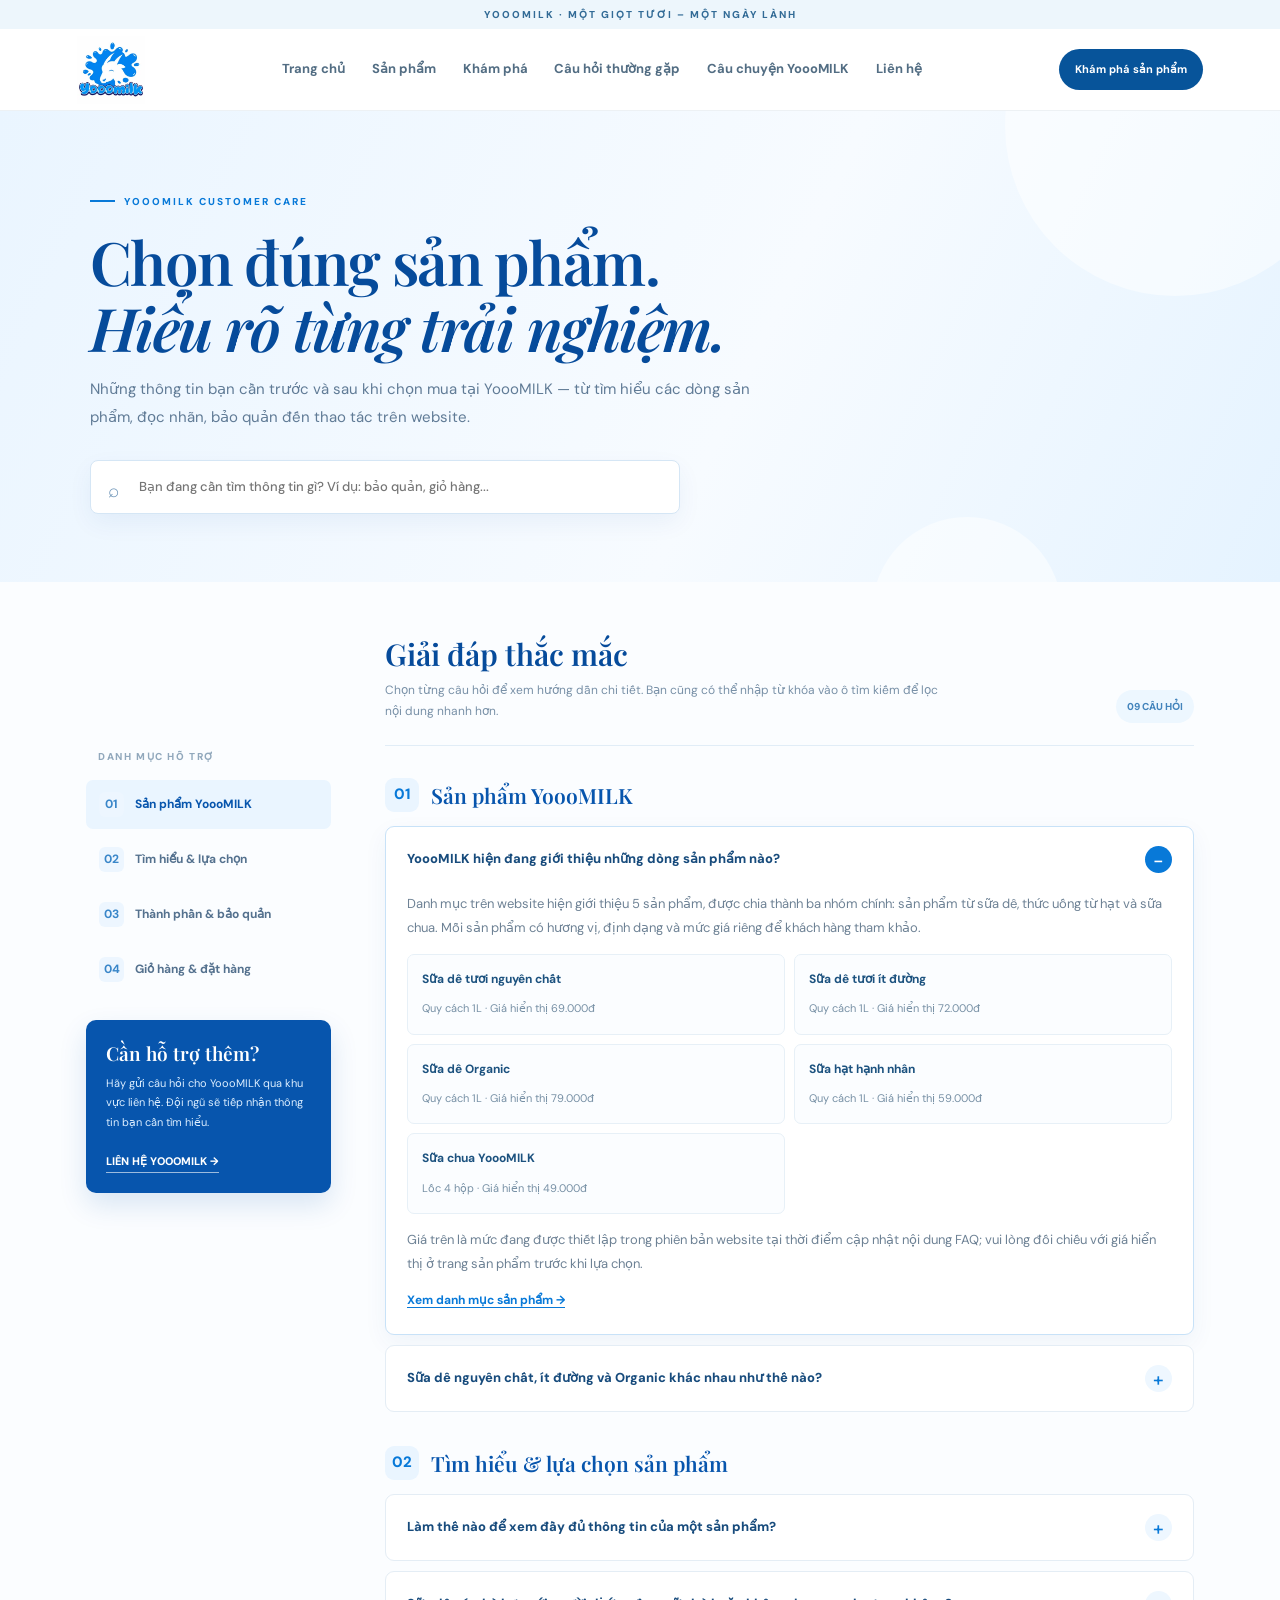
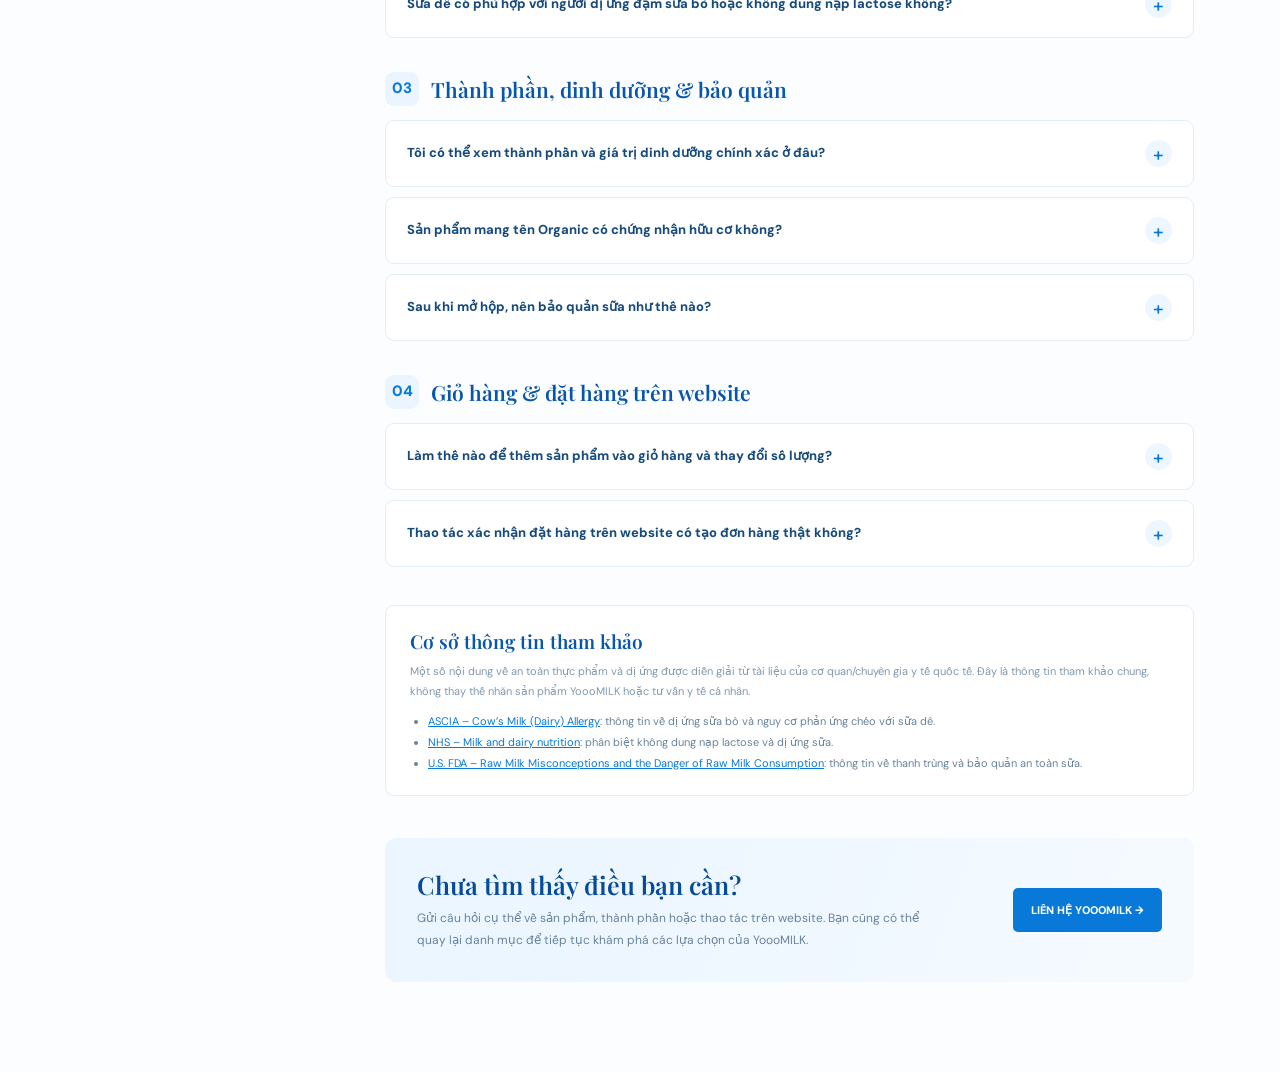
<file: faq.html>
<!DOCTYPE html>
<html lang="vi">
<head>
  <meta charset="UTF-8">
  <meta name="viewport" content="width=device-width, initial-scale=1.0">
  <title>Trung tâm hỗ trợ & Câu hỏi thường gặp | YoooMILK</title>
  <meta name="description" content="Giải đáp chi tiết về các dòng sản phẩm YoooMILK, cách lựa chọn, thành phần, bảo quản, giỏ hàng và quy trình đặt hàng trên website.">
  <meta name="robots" content="index, follow">
  <link rel="canonical" href="https://duongthinhuquynhbc-cyber.github.io/yooomilk-website/faq.html">
  <link rel="icon" href="assets/logo-yooomilk.webp" type="image/webp">
  <link rel="preconnect" href="https://fonts.googleapis.com">
  <link rel="preconnect" href="https://fonts.gstatic.com" crossorigin>
  <link href="https://fonts.googleapis.com/css2?family=DM+Sans:wght@400;500;600;700;800&family=Playfair+Display:wght@500;600;700&display=swap" rel="stylesheet">
  <link rel="stylesheet" href="css/style.css">
  <style>
    :root{--faq-ink:#064b9b;--faq-blue:#0879d8;--faq-muted:#637b91;--faq-line:#e1edf7;--faq-soft:#f3f9ff}
    html{scroll-behavior:smooth;scroll-padding-top:110px}
    body{background:#fbfdff;color:#173c62}
    .faq-hero{position:relative;overflow:hidden;background:linear-gradient(115deg,#eaf5ff 0%,#f7fbff 58%,#e5f3ff 100%);padding:74px 7vw 68px}
    .faq-hero:before,.faq-hero:after{content:"";position:absolute;border-radius:50%;background:rgba(255,255,255,.48);pointer-events:none}
    .faq-hero:before{width:340px;height:340px;right:-65px;top:-155px}.faq-hero:after{width:190px;height:190px;right:17%;bottom:-125px}
    .faq-hero-inner{max-width:1160px;margin:auto;position:relative;z-index:1}
    .faq-kicker{display:inline-flex;align-items:center;gap:9px;color:var(--faq-blue);font-size:10px;font-weight:800;letter-spacing:.2em;text-transform:uppercase}
    .faq-kicker:before{content:"";width:25px;height:2px;background:var(--faq-blue)}
    .faq-hero h1{font:600 clamp(38px,5vw,60px)/1.1 'Playfair Display',Georgia,serif;color:var(--faq-ink);letter-spacing:-1.5px;margin:17px 0 15px;max-width:720px}
    .faq-hero p{max-width:660px;color:#607b96;font-size:15px;line-height:1.9;margin:0}
    .faq-search-wrap{max-width:590px;margin-top:28px;position:relative}
    .faq-search-wrap input{width:100%;height:54px;border:1px solid #d5e6f5;border-radius:8px;background:#fff;padding:0 18px 0 48px;font:500 13px 'DM Sans',sans-serif;color:#17466f;outline:none;box-shadow:0 9px 24px rgba(6,75,155,.06)}
    .faq-search-wrap input:focus{border-color:#79b9ed;box-shadow:0 0 0 4px rgba(8,121,216,.09)}
    .faq-search-icon{position:absolute;left:18px;top:15px;font-size:19px;color:#6d94b7}
    .faq-main{max-width:1160px;margin:0 auto;padding:54px 26px 90px;display:grid;grid-template-columns:245px minmax(0,1fr);gap:54px;align-items:start}
    .faq-sidebar{position:sticky;top:112px}
    .faq-sidebar-label{font-size:10px;font-weight:800;letter-spacing:.16em;color:#91a8bc;margin:0 0 15px 12px}
    .faq-nav{display:grid;gap:6px}
    .faq-nav a{display:flex;align-items:center;gap:11px;padding:12px 13px;border-radius:7px;color:#54718e;font-size:12px;font-weight:700;transition:.2s}
    .faq-nav a span{width:25px;height:25px;border-radius:6px;background:#edf6ff;display:grid;place-items:center;color:#3986c9;font-size:12px}
    .faq-nav a:hover,.faq-nav a.active{background:#eaf5ff;color:#0755ad}
    .faq-sidebar-card{margin-top:26px;padding:20px;border-radius:10px;background:#0755ad;color:#fff;box-shadow:0 12px 28px rgba(5,85,173,.14)}
    .faq-sidebar-card strong{font:600 19px 'Playfair Display',serif;display:block;margin-bottom:8px}
    .faq-sidebar-card p{font-size:11px;line-height:1.8;color:#dceeff;margin:0 0 15px}
    .faq-sidebar-card a{font-size:11px;font-weight:800;color:#fff;border-bottom:1px solid rgba(255,255,255,.6);padding-bottom:4px}
    .faq-content{min-width:0}
    .faq-intro{display:flex;justify-content:space-between;gap:25px;align-items:end;margin-bottom:32px;padding-bottom:22px;border-bottom:1px solid var(--faq-line)}
    .faq-intro h2{font:600 30px/1.2 'Playfair Display',serif;color:var(--faq-ink);margin:0 0 8px}
    .faq-intro p{font-size:12px;color:#7890a7;line-height:1.8;margin:0;max-width:560px}
    .faq-count{white-space:nowrap;font-size:10px;font-weight:800;color:#4384bc;background:#edf7ff;padding:8px 11px;border-radius:30px}
    .faq-group{margin:0 0 34px;scroll-margin-top:112px}
    .faq-group-heading{display:flex;align-items:center;gap:12px;margin:0 0 14px}
    .faq-group-heading>span{width:34px;height:34px;border-radius:9px;background:#eaf5ff;color:#0879d8;display:grid;place-items:center;font-size:15px;font-weight:800}
    .faq-group-heading h3{font:600 21px 'Playfair Display',serif;color:#0755ad;margin:0}
    .faq-item{background:#fff;border:1px solid #e4edf5;border-radius:9px;margin:0 0 10px;overflow:hidden;transition:border-color .2s,box-shadow .2s}
    .faq-item[open]{border-color:#c8e2f8;box-shadow:0 8px 24px rgba(5,72,145,.055)}
    .faq-item summary{list-style:none;cursor:pointer;display:flex;align-items:center;justify-content:space-between;gap:20px;padding:19px 21px;color:#174b7c;font-size:13px;font-weight:800;line-height:1.6}
    .faq-item summary::-webkit-details-marker{display:none}
    .faq-item summary:after{content:"+";flex:0 0 27px;width:27px;height:27px;border-radius:50%;display:grid;place-items:center;background:#eef7ff;color:#0879d8;font-size:19px;font-weight:500}
    .faq-item[open] summary:after{content:"−";background:#0879d8;color:#fff}
    .faq-answer{padding:0 21px 22px;color:#617b93;font-size:13px;line-height:1.95}
    .faq-answer p{margin:0 0 12px}.faq-answer p:last-child{margin-bottom:0}
    .faq-answer ul,.faq-answer ol{padding-left:21px;margin:9px 0 14px}.faq-answer li{padding-left:4px;margin:5px 0}
    .faq-answer strong{color:#244f77}.faq-answer a{color:#0879d8;text-decoration:underline;text-underline-offset:3px;font-weight:700}
    .faq-product-grid{display:grid;grid-template-columns:repeat(2,minmax(0,1fr));gap:9px;margin:14px 0}
    .faq-product{padding:13px 14px;border:1px solid #e7f0f7;border-radius:7px;background:#fbfdff}
    .faq-product b{display:block;color:#1c527f;font-size:12px;margin-bottom:4px}.faq-product span{font-size:11px;color:#7790a5}
    .faq-callout{margin:13px 0;padding:14px 16px;background:#f0f8ff;border-left:3px solid #1684d8;border-radius:0 7px 7px 0;color:#54728d;font-size:12px;line-height:1.85}
    .faq-callout.warning{background:#fff8ed;border-left-color:#e2a34b}
    .faq-empty{display:none;padding:25px;border:1px dashed #c8dceb;border-radius:8px;text-align:center;color:#6e8ba5;font-size:13px}
    .faq-sources{margin-top:38px;padding:22px 24px;border:1px solid #e3edf6;border-radius:9px;background:#fff}
    .faq-sources h3{font:600 19px 'Playfair Display',serif;color:#0755ad;margin:0 0 8px}.faq-sources p{font-size:11px;color:#8298ac;line-height:1.8;margin:0 0 9px}
    .faq-sources ul{margin:0;padding-left:18px}.faq-sources li{font-size:11px;line-height:1.9;color:#69839b}.faq-sources a{color:#0879d8;text-decoration:underline}
    .faq-bottom{margin-top:42px;padding:30px 32px;border-radius:12px;background:linear-gradient(110deg,#eaf5ff,#f5faff);display:flex;align-items:center;justify-content:space-between;gap:24px}
    .faq-bottom h3{font:600 25px 'Playfair Display',serif;color:#064b9b;margin:0 0 7px}.faq-bottom p{font-size:12px;line-height:1.8;color:#68839c;margin:0;max-width:510px}
    .faq-bottom a{flex:0 0 auto;background:#0879d8;color:#fff;padding:13px 18px;border-radius:5px;font-size:11px;font-weight:800}
    .faq-hidden{display:none!important}
    @media(max-width:850px){.faq-main{grid-template-columns:1fr;gap:28px;padding-top:35px}.faq-sidebar{position:static}.faq-nav{grid-template-columns:repeat(2,minmax(0,1fr))}.faq-sidebar-card{display:none}.faq-intro{margin-bottom:25px}}
    @media(max-width:600px){.faq-hero{padding:52px 22px 45px}.faq-hero h1{font-size:39px}.faq-hero p{font-size:13px}.faq-main{padding:30px 18px 60px}.faq-nav{grid-template-columns:1fr 1fr;gap:5px}.faq-nav a{font-size:10px;padding:9px 8px;gap:7px}.faq-nav a span{width:22px;height:22px;flex:0 0 22px}.faq-intro{display:block}.faq-intro h2{font-size:26px}.faq-count{display:inline-block;margin-top:12px}.faq-group-heading h3{font-size:19px}.faq-item summary{padding:16px;font-size:12px}.faq-answer{padding:0 16px 18px;font-size:12px}.faq-product-grid{grid-template-columns:1fr}.faq-bottom{display:block;padding:24px}.faq-bottom a{display:inline-block;margin-top:18px}.faq-sources{padding:18px}}
  </style>
</head>
<body>
  <div class="announcement">YoooMILK · Một giọt tươi – Một ngày lành</div>
  <header class="site-header">
    <a class="brand" href="index.html#home" aria-label="YoooMILK - Trang chủ"><img src="assets/logo-yooomilk.webp" alt="Logo YoooMILK" width="68" height="68" style="width:68px;height:68px;object-fit:contain"></a>
    <button class="menu-toggle" id="menuToggle" aria-label="Mở menu" aria-expanded="false">☰</button>
    <nav class="main-nav" id="mainNav">
      <a href="index.html#home">Trang chủ</a><a href="index.html#products">Sản phẩm</a><a href="index.html#promotion">Khám phá</a><a href="faq.html" aria-current="page">Câu hỏi thường gặp</a><a href="story.html">Câu chuyện YoooMILK</a><a href="index.html#contact">Liên hệ</a>
    </nav>
    <div class="header-actions"><a class="cart-trigger" href="index.html#products">Khám phá sản phẩm</a></div>
  </header>

  <section class="faq-hero">
    <div class="faq-hero-inner">
      <span class="faq-kicker">YOOOMILK CUSTOMER CARE</span>
      <h1>Chọn đúng sản phẩm.<br><em>Hiểu rõ từng trải nghiệm.</em></h1>
      <p>Những thông tin bạn cần trước và sau khi chọn mua tại YoooMILK — từ tìm hiểu các dòng sản phẩm, đọc nhãn, bảo quản đến thao tác trên website.</p>
      <div class="faq-search-wrap"><span class="faq-search-icon">⌕</span><input id="faqSearch" type="search" placeholder="Bạn đang cần tìm thông tin gì? Ví dụ: bảo quản, giỏ hàng..." aria-label="Tìm kiếm câu hỏi thường gặp"></div>
    </div>
  </section>

  <main class="faq-main">
    <aside class="faq-sidebar">
      <p class="faq-sidebar-label">DANH MỤC HỖ TRỢ</p>
      <nav class="faq-nav" aria-label="Danh mục câu hỏi">
        <a href="#products" class="active"><span>01</span> Sản phẩm YoooMILK</a>
        <a href="#choosing"><span>02</span> Tìm hiểu & lựa chọn</a>
        <a href="#quality"><span>03</span> Thành phần & bảo quản</a>
        <a href="#shopping"><span>04</span> Giỏ hàng & đặt hàng</a>
      </nav>
      <div class="faq-sidebar-card"><strong>Cần hỗ trợ thêm?</strong><p>Hãy gửi câu hỏi cho YoooMILK qua khu vực liên hệ. Đội ngũ sẽ tiếp nhận thông tin bạn cần tìm hiểu.</p><a href="index.html#contact">LIÊN HỆ YOOOMILK →</a></div>
    </aside>

    <div class="faq-content">
      <div class="faq-intro"><div><h2>Giải đáp thắc mắc</h2><p>Chọn từng câu hỏi để xem hướng dẫn chi tiết. Bạn cũng có thể nhập từ khóa vào ô tìm kiếm để lọc nội dung nhanh hơn.</p></div><span class="faq-count" id="faqCount">09 CÂU HỎI</span></div>
      <div class="faq-empty" id="faqEmpty">Không tìm thấy nội dung phù hợp. Hãy thử một từ khóa khác hoặc liên hệ với YoooMILK.</div>

      <section class="faq-group" id="products" data-group="products">
        <div class="faq-group-heading"><span>01</span><h3>Sản phẩm YoooMILK</h3></div>
        <details class="faq-item" open><summary>YoooMILK hiện đang giới thiệu những dòng sản phẩm nào?</summary><div class="faq-answer"><p>Danh mục trên website hiện giới thiệu 5 sản phẩm, được chia thành ba nhóm chính: sản phẩm từ sữa dê, thức uống từ hạt và sữa chua. Mỗi sản phẩm có hương vị, định dạng và mức giá riêng để khách hàng tham khảo.</p><div class="faq-product-grid"><div class="faq-product"><b>Sữa dê tươi nguyên chất</b><span>Quy cách 1L · Giá hiển thị 69.000đ</span></div><div class="faq-product"><b>Sữa dê tươi ít đường</b><span>Quy cách 1L · Giá hiển thị 72.000đ</span></div><div class="faq-product"><b>Sữa dê Organic</b><span>Quy cách 1L · Giá hiển thị 79.000đ</span></div><div class="faq-product"><b>Sữa hạt hạnh nhân</b><span>Quy cách 1L · Giá hiển thị 59.000đ</span></div><div class="faq-product"><b>Sữa chua YoooMILK</b><span>Lốc 4 hộp · Giá hiển thị 49.000đ</span></div></div><p>Giá trên là mức đang được thiết lập trong phiên bản website tại thời điểm cập nhật nội dung FAQ; vui lòng đối chiếu với giá hiển thị ở trang sản phẩm trước khi lựa chọn.</p><p><a href="index.html#products">Xem danh mục sản phẩm →</a></p></div></details>
        <details class="faq-item"><summary>Sữa dê nguyên chất, ít đường và Organic khác nhau như thế nào?</summary><div class="faq-answer"><p>Ba tên gọi thể hiện ba định hướng lựa chọn khác nhau trong danh mục YoooMILK:</p><ul><li><strong>Sữa dê tươi nguyên chất:</strong> hướng đến người muốn khám phá hương vị đặc trưng của sữa dê, không nhấn mạnh vị ngọt bổ sung.</li><li><strong>Sữa dê tươi ít đường:</strong> dành cho người yêu thích sữa dê nhưng ưu tiên trải nghiệm vị ngọt nhẹ hơn. “Ít đường” không đồng nghĩa với không đường; hãy xem bảng thành phần và hàm lượng đường trên nhãn để biết con số chính xác.</li><li><strong>Sữa dê Organic:</strong> là dòng được giới thiệu theo định hướng Organic. Khi cần xác minh tiêu chuẩn, vùng nguyên liệu hoặc chứng nhận, cần kiểm tra thông tin và chứng từ cụ thể của sản phẩm.</li></ul><p>Khác biệt chính xác về công thức, tỷ lệ nguyên liệu và dinh dưỡng phải căn cứ vào nhãn hàng hóa do nhà sản xuất công bố, không chỉ dựa trên tên dòng sản phẩm.</p></div></details>
      </section>

      <section class="faq-group" id="choosing" data-group="choosing">
        <div class="faq-group-heading"><span>02</span><h3>Tìm hiểu & lựa chọn sản phẩm</h3></div>
        <details class="faq-item"><summary>Làm thế nào để xem đầy đủ thông tin của một sản phẩm?</summary><div class="faq-answer"><p>Bạn có thể truy cập trang chủ, kéo đến khu vực <a href="index.html#products">Sản phẩm</a> và chọn sản phẩm muốn tìm hiểu. Nhấn vào hình ảnh, tên sản phẩm hoặc nút xem chi tiết (tùy cách hiển thị trên thiết bị) để mở trang thông tin riêng.</p><p>Ở trang chi tiết, hãy đọc lần lượt các nội dung: mô tả sản phẩm, quy cách, giá đang hiển thị, điểm nổi bật, hướng dẫn sử dụng và lưu ý bảo quản. Trước khi quyết định mua, nên kiểm tra kỹ các thông tin liên quan đến thành phần, dị ứng, hạn sử dụng và điều kiện bảo quản trên bao bì thực tế.</p></div></details>
        <details class="faq-item"><summary>Sữa dê có phù hợp với người dị ứng đạm sữa bò hoặc không dung nạp lactose không?</summary><div class="faq-answer"><p><strong>Không nên mặc định sữa dê là lựa chọn thay thế an toàn cho người dị ứng đạm sữa bò.</strong> Protein trong sữa dê và sữa bò có mức độ tương đồng; người dị ứng sữa bò có thể phản ứng với sữa dê. Tổ chức Dị ứng và Miễn dịch lâm sàng Australasia (ASCIA) khuyến cáo sữa dê không phù hợp với người bị dị ứng sữa bò nếu chưa có đánh giá chuyên môn.</p><p>Không dung nạp lactose là vấn đề khác với dị ứng protein sữa. Sữa dê tự nhiên vẫn có lactose, vì vậy người không dung nạp lactose có thể gặp triệu chứng tùy mức độ nhạy cảm và lượng sử dụng.</p><div class="faq-callout warning">Nếu bạn hoặc người thân có tiền sử dị ứng sữa, đang theo chế độ ăn điều trị hoặc chưa rõ khả năng dung nạp, hãy hỏi bác sĩ/chuyên gia dinh dưỡng trước khi sử dụng. Không dùng sản phẩm để tự thử phản ứng dị ứng.</div></div></details>
      </section>

      <section class="faq-group" id="quality" data-group="quality">
        <div class="faq-group-heading"><span>03</span><h3>Thành phần, dinh dưỡng & bảo quản</h3></div>
        <details class="faq-item"><summary>Tôi có thể xem thành phần và giá trị dinh dưỡng chính xác ở đâu?</summary><div class="faq-answer"><p>Thông tin giới thiệu trên website giúp bạn nhận biết đặc điểm và định hướng của từng sản phẩm. Tuy nhiên, để tra cứu chính xác, hãy ưu tiên nhãn bao bì của đúng sản phẩm và đúng phiên bản đang sử dụng, đặc biệt với các nội dung sau:</p><ul><li>Danh sách thành phần và thứ tự thành phần theo công bố.</li><li>Bảng giá trị dinh dưỡng: năng lượng, protein, chất béo, carbohydrate, đường và các chỉ tiêu khác (nếu có).</li><li>Thông tin chất gây dị ứng hoặc cảnh báo dành cho người có chế độ ăn đặc biệt.</li><li>Khối lượng/thể tích thực, ngày sản xuất, hạn sử dụng và hướng dẫn bảo quản.</li></ul><p>Website hiện chưa cung cấp bộ số liệu dinh dưỡng được xác minh cho toàn bộ sản phẩm. Vì vậy, YoooMILK không đưa ra con số ước đoán thay cho thông tin trên nhãn.</p></div></details>
        <details class="faq-item"><summary>Sản phẩm mang tên Organic có chứng nhận hữu cơ không?</summary><div class="faq-answer"><p>Tên gọi “Organic” trên trang giới thiệu là thông tin nhận diện dòng sản phẩm, nhưng bản thân tên gọi chưa đủ để xác nhận tiêu chuẩn hoặc chứng nhận hữu cơ. Để kiểm chứng, người mua nên xem bao bì và hồ sơ công bố, bao gồm tên tiêu chuẩn áp dụng, tổ chức chứng nhận, phạm vi chứng nhận và thời hạn hiệu lực (nếu được công bố).</p><div class="faq-callout">YoooMILK khuyến nghị khách hàng chỉ căn cứ vào chứng nhận/hồ sơ hợp lệ do đơn vị có thẩm quyền cấp hoặc xác nhận. Không nên suy luận rằng toàn bộ nguyên liệu, quy trình hay sản phẩm đã được chứng nhận nếu chưa có tài liệu chứng minh.</div></div></details>
        <details class="faq-item"><summary>Sau khi mở hộp, nên bảo quản sữa như thế nào?</summary><div class="faq-answer"><p>Cách bảo quản phụ thuộc vào công nghệ xử lý, loại sản phẩm và hướng dẫn của nhà sản xuất. Bạn nên đọc kỹ dòng hướng dẫn trên bao bì thay vì áp dụng một thời hạn dùng chung cho mọi loại sữa.</p><ul><li>Với sản phẩm yêu cầu bảo quản lạnh, giữ sản phẩm trong ngăn mát theo nhiệt độ được nhà sản xuất hướng dẫn và hạn chế để ở nhiệt độ phòng kéo dài.</li><li>Với sản phẩm tiệt trùng UHT có thể bảo quản ở nhiệt độ thường khi chưa mở, sau khi mở hộp cần đậy kín và bảo quản lạnh theo hướng dẫn trên nhãn.</li><li>Không sử dụng sản phẩm khi bao bì phồng, rò rỉ, có dấu hiệu bất thường hoặc đã quá hạn sử dụng.</li><li>Dùng dụng cụ sạch khi rót, tránh để miệng hộp tiếp xúc trực tiếp với tay hoặc vật dụng không sạch.</li></ul><p>FDA lưu ý sữa và sản phẩm từ sữa cần được bảo quản lạnh để hạn chế vi sinh vật phát triển; sữa UHT sau khi mở cũng cần được làm lạnh. Hướng dẫn cụ thể trên bao bì vẫn là căn cứ ưu tiên.</p></div></details>
      </section>

      <section class="faq-group" id="shopping" data-group="shopping">
        <div class="faq-group-heading"><span>04</span><h3>Giỏ hàng & đặt hàng trên website</h3></div>
        <details class="faq-item"><summary>Làm thế nào để thêm sản phẩm vào giỏ hàng và thay đổi số lượng?</summary><div class="faq-answer"><ol><li>Vào khu vực <a href="index.html#products">Sản phẩm</a> hoặc mở trang chi tiết của sản phẩm cần mua.</li><li>Chọn số lượng mong muốn bằng nút tăng/giảm (nếu đang ở trang chi tiết).</li><li>Nhấn <strong>Thêm vào giỏ hàng</strong>. Website sẽ cập nhật số lượng sản phẩm trong biểu tượng giỏ hàng.</li><li>Mở giỏ hàng để rà soát tên sản phẩm, số lượng và tổng tiền; sử dụng nút tăng/giảm hoặc xóa để điều chỉnh lựa chọn trước khi tiếp tục.</li></ol><p>Nếu số lượng hoặc tổng tiền chưa thay đổi như mong muốn, hãy tải lại trang và kiểm tra lại giỏ hàng trước khi tiếp tục thao tác.</p><div class="faq-callout">Lưu ý kỹ thuật: phiên bản website hiện lưu giỏ hàng trong bộ nhớ cục bộ của trình duyệt (local storage). Vì vậy, dữ liệu có thể không đồng bộ giữa các trình duyệt hoặc thiết bị khác nhau; việc xóa dữ liệu trình duyệt cũng có thể làm mất giỏ hàng đã lưu.</div></div></details>
        <details class="faq-item"><summary>Thao tác xác nhận đặt hàng trên website có tạo đơn hàng thật không?</summary><div class="faq-answer"><p>Ở phiên bản website hiện tại, chức năng giỏ hàng và biểu mẫu đặt hàng được xây dựng để trình diễn trải nghiệm mua sắm và mô phỏng các bước nhập thông tin. Website chưa kết nối với hệ thống quản lý đơn hàng, cổng thanh toán hoặc đơn vị vận chuyển thực tế.</p><p>Do đó, thao tác nhấn xác nhận trên website <strong>không đồng nghĩa đơn hàng đã được tiếp nhận, xác nhận hoặc chuyển đi giao</strong>. Các lựa chọn thanh toán hiển thị (nếu có) cũng không thực hiện giao dịch tiền thật.</p><div class="faq-callout warning">Không nhập thông tin thẻ ngân hàng, mật khẩu, mã OTP hoặc dữ liệu thanh toán nhạy cảm vào biểu mẫu mô phỏng. Nếu cần xác nhận khả năng mua hàng thực tế, hãy liên hệ trực tiếp qua <a href="index.html#contact">khu vực liên hệ</a>.</div></div></details>
      </section>

      <section class="faq-sources"><h3>Cơ sở thông tin tham khảo</h3><p>Một số nội dung về an toàn thực phẩm và dị ứng được diễn giải từ tài liệu của cơ quan/chuyên gia y tế quốc tế. Đây là thông tin tham khảo chung, không thay thế nhãn sản phẩm YoooMILK hoặc tư vấn y tế cá nhân.</p><ul><li><a href="https://www.allergy.org.au/patients/food-allergy/cows-milk-dairy-allergy" target="_blank" rel="noopener">ASCIA – Cow’s Milk (Dairy) Allergy</a>: thông tin về dị ứng sữa bò và nguy cơ phản ứng chéo với sữa dê.</li><li><a href="https://www.nhs.uk/Live-well/eat-well/food-types/milk-and-dairy-nutrition/" target="_blank" rel="noopener">NHS – Milk and dairy nutrition</a>: phân biệt không dung nạp lactose và dị ứng sữa.</li><li><a href="https://www.fda.gov/food/buy-store-serve-safe-food/raw-milk-misconceptions-and-danger-raw-milk-consumption" target="_blank" rel="noopener">U.S. FDA – Raw Milk Misconceptions and the Danger of Raw Milk Consumption</a>: thông tin về thanh trùng và bảo quản an toàn sữa.</li></ul></section>

      <section class="faq-bottom"><div><h3>Chưa tìm thấy điều bạn cần?</h3><p>Gửi câu hỏi cụ thể về sản phẩm, thành phần hoặc thao tác trên website. Bạn cũng có thể quay lại danh mục để tiếp tục khám phá các lựa chọn của YoooMILK.</p></div><a href="index.html#contact">LIÊN HỆ YOOOMILK →</a></section>
    </div>
  </main>

  <script>
    const menuToggle=document.getElementById('menuToggle');
    const mainNav=document.getElementById('mainNav');
    if(menuToggle&&mainNav){menuToggle.addEventListener('click',()=>{const opened=mainNav.classList.toggle('open');menuToggle.setAttribute('aria-expanded',String(opened));menuToggle.setAttribute('aria-label',opened?'Đóng menu':'Mở menu');});}
    const faqSearch=document.getElementById('faqSearch');
    const faqItems=[...document.querySelectorAll('.faq-item')];
    const faqGroups=[...document.querySelectorAll('.faq-group')];
    const faqEmpty=document.getElementById('faqEmpty');
    const faqCount=document.getElementById('faqCount');
    faqSearch.addEventListener('input',()=>{
      const term=faqSearch.value.trim().toLocaleLowerCase('vi');let visible=0;
      faqItems.forEach(item=>{const match=!term||item.innerText.toLocaleLowerCase('vi').includes(term);item.classList.toggle('faq-hidden',!match);if(match)visible++;});
      faqGroups.forEach(group=>{const hasVisible=[...group.querySelectorAll('.faq-item')].some(item=>!item.classList.contains('faq-hidden'));group.classList.toggle('faq-hidden',!hasVisible);});
      faqEmpty.style.display=visible?'none':'block';faqCount.textContent=String(visible).padStart(2,'0')+' CÂU HỎI';
    });
    document.querySelectorAll('.faq-nav a').forEach(link=>link.addEventListener('click',()=>{document.querySelectorAll('.faq-nav a').forEach(item=>item.classList.remove('active'));link.classList.add('active');}));
  </script>
</body>
</html>
</file>
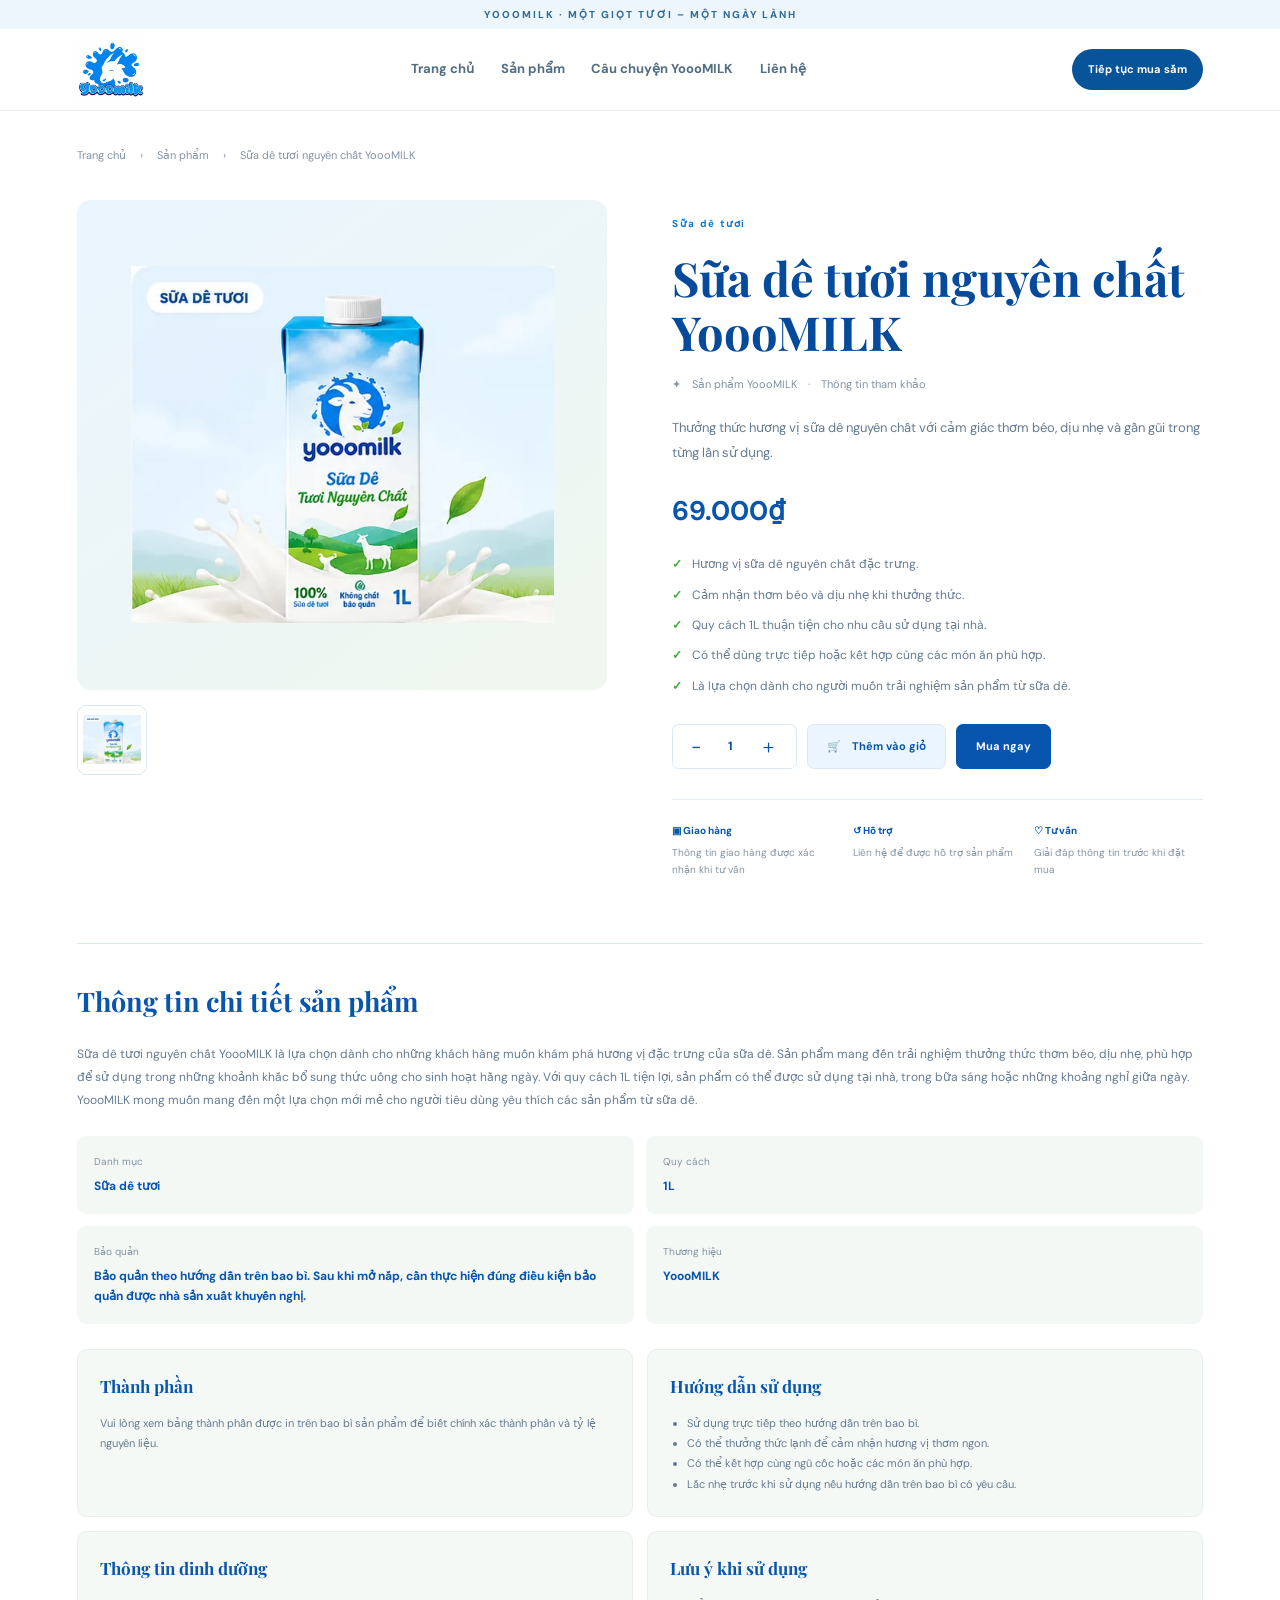
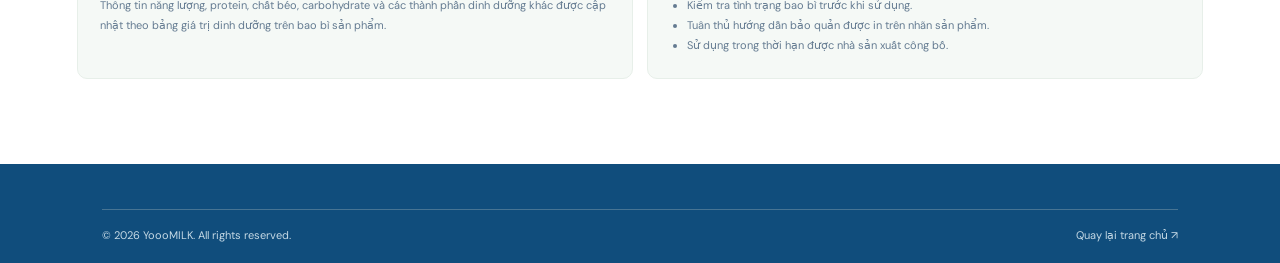
<file: product.html>
<!DOCTYPE html>
<html lang="vi">
<head>
<meta charset="UTF-8">
<meta name="viewport" content="width=device-width, initial-scale=1">

<title>Sản Phẩm YoooMILK – Thông Tin Chi Tiết</title>
<meta name="description" content="Tìm hiểu thông tin chi tiết, quy cách và giá bán các sản phẩm sữa dê, sữa hạt và sữa chua YoooMILK.">
<meta name="robots" content="index, follow">

<link rel="canonical" href="https://duongthinhuquynhbc-cyber.github.io/yooomilk-website/product.html" id="canonicalUrl">

<meta property="og:type" content="product">
<meta property="og:site_name" content="YoooMILK">
<meta property="og:locale" content="vi_VN">
<meta property="og:title" content="Sản phẩm YoooMILK" id="ogTitle">
<meta property="og:description" content="Thông tin chi tiết các sản phẩm YoooMILK." id="ogDescription">
<meta property="og:image" content="https://duongthinhuquynhbc-cyber.github.io/yooomilk-website/assets/sua-de-nguyen-chat.webp" id="ogImage">
<meta property="og:url" content="https://duongthinhuquynhbc-cyber.github.io/yooomilk-website/product.html" id="ogUrl">

<meta name="twitter:title" content="Sản phẩm YoooMILK" id="twitterTitle">
<meta name="twitter:description" content="Thông tin chi tiết các sản phẩm YoooMILK." id="twitterDescription">
<meta name="twitter:image" content="https://duongthinhuquynhbc-cyber.github.io/yooomilk-website/assets/sua-de-nguyen-chat.webp" id="twitterImage">
<meta name="twitter:card" content="summary_large_image">

<!-- Phát hiện và tải trước ảnh sản phẩm chính theo ID ngay khi trình duyệt đọc HEAD -->
<script>
(function () {
  const imageMap = {
    "goat-original": "assets/product-goat-original.webp",
    "goat-low": "assets/product-goat-low-sugar.webp",
    "goat-organic": "assets/product-goat-organic.webp",
    "almond": "assets/sua-hat-hanh-nhan.webp",
    "yogurt": "assets/sua-chua-yooomilk.webp"
  };
  const id = new URLSearchParams(window.location.search).get("id") || "goat-original";
  const image = imageMap[id] || imageMap["goat-original"];
  window.YOOOMILK_EARLY_PRODUCT_IMAGE = image;

  const preload = document.createElement("link");
  preload.rel = "preload";
  preload.as = "image";
  preload.href = image;
  preload.fetchPriority = "high";
  document.head.appendChild(preload);
})();
</script>

<script id="productStructuredData" type="application/ld+json">{}</script>
<script id="breadcrumbStructuredData" type="application/ld+json">{}</script>

<link rel="icon" href="assets/logo-yooomilk.webp">

<link rel="preconnect" href="https://fonts.googleapis.com">
<link rel="preconnect" href="https://fonts.gstatic.com" crossorigin>

<link rel="preload" as="style" href="https://fonts.googleapis.com/css2?family=DM+Sans:wght@400;500;600;700&family=Playfair+Display:wght@600;700&display=swap" onload="this.onload=null;this.rel='stylesheet'">
<noscript><link href="https://fonts.googleapis.com/css2?family=DM+Sans:wght@400;500;600;700&family=Playfair+Display:wght@600;700&display=swap" rel="stylesheet"></noscript>

<link rel="stylesheet" href="css/style.css">
<link rel="stylesheet" href="css/detail.css">
</head>

<body>

<div class="announcement">
  YoooMILK · Một giọt tươi – Một ngày lành
</div>

<header class="site-header">

  <a class="brand" href="index.html">
    <img
      src="assets/logo-yooomilk.webp"
      alt="Logo thương hiệu YoooMILK"
      width="68"
      height="68"
      loading="eager"
      decoding="async"
      style="width:68px;height:68px;object-fit:contain"
    >
  </a>

  <button class="menu-toggle" id="menuToggle" aria-label="Mở menu">
    ☰
  </button>

  <nav class="main-nav" id="mainNav">
    <a href="index.html">Trang chủ</a>
    <a href="index.html#products">Sản phẩm</a>
    <a href="story.html">Câu chuyện YoooMILK</a>
    <a href="index.html#contact">Liên hệ</a>
  </nav>

  <div class="header-actions">
    <a class="cart-trigger" href="index.html#products">
      Tiếp tục mua sắm
    </a>
  </div>

</header>

<main class="detail-page">

  <div class="breadcrumb">
    <a href="index.html">Trang chủ</a>
   　›　
    <a href="index.html#products">Sản phẩm</a>
   　›　
    <span id="crumbName">Chi tiết sản phẩm</span>
  </div>

  <section class="detail-layout">

    <!-- HÌNH ẢNH SẢN PHẨM -->
    <div class="detail-gallery">

      <div class="detail-main-image">
        <img
          id="productImage"
          alt="Hình ảnh sản phẩm YoooMILK"
          width="554"
          height="467"
          loading="eager"
          fetchpriority="high"
          decoding="async"
        >
        <script>
          (function () {
            const image = document.getElementById("productImage");
            if (image && window.YOOOMILK_EARLY_PRODUCT_IMAGE) {
              image.src = window.YOOOMILK_EARLY_PRODUCT_IMAGE;
            }
          })();
        </script>
      </div>

      <div class="detail-thumbs">
        <button
          class="detail-thumb"
          type="button"
          aria-label="Xem ảnh sản phẩm"
        >
          <img
            id="thumbImage"
            src="assets/sua-de-nguyen-chat.webp"
            alt="Ảnh xem trước sản phẩm YoooMILK"
            loading="lazy"
            decoding="async"
          >
        </button>
      </div>

    </div>

    <!-- THÔNG TIN SẢN PHẨM -->
    <div class="detail-info">

      <span class="detail-category" id="productCategory">
        YOOOMILK SELECTION
      </span>

      <h1 id="productName">
        Đang tải sản phẩm...
      </h1>

      <div class="detail-rating">
        ✦　Sản phẩm YoooMILK　·　Thông tin tham khảo
      </div>

      <p class="detail-short" id="productShort"></p>

      <div class="detail-price" id="productPrice"></div>

      <ul class="detail-points" id="productPoints"></ul>

      <div class="detail-actions">

        <div class="quantity-control">
          <button type="button" id="qtyMinus" aria-label="Giảm số lượng">
            −
          </button>

          <output id="qtyValue">1</output>

          <button type="button" id="qtyPlus" aria-label="Tăng số lượng">
            ＋
          </button>
        </div>

        <button class="detail-add" type="button" id="addToCart">
          🛒　Thêm vào giỏ
        </button>

        <button class="detail-buy" type="button" id="buyNow">
          Mua ngay
        </button>

      </div>

      <div class="service-row">

        <div class="service-item">
          <b>▣ Giao hàng</b>
          Thông tin giao hàng được xác nhận khi tư vấn
        </div>

        <div class="service-item">
          <b>↺ Hỗ trợ</b>
          Liên hệ để được hỗ trợ sản phẩm
        </div>

        <div class="service-item">
          <b>♡ Tư vấn</b>
          Giải đáp thông tin trước khi đặt mua
        </div>

      </div>

    </div>

  </section>

  <!-- THÔNG TIN CHI TIẾT -->
  <section class="detail-tabs">

    <h2>Thông tin chi tiết sản phẩm</h2>

    <p id="productDescription"></p>

    <div class="detail-specs">

      <div class="detail-spec">
        <small>Danh mục</small>
        <b id="specType"></b>
      </div>

      <div class="detail-spec">
        <small>Quy cách</small>
        <b id="specSize"></b>
      </div>

      <div class="detail-spec">
        <small>Bảo quản</small>
        <b id="specStorage"></b>
      </div>

      <div class="detail-spec">
        <small>Thương hiệu</small>
        <b>YoooMILK</b>
      </div>

    </div>

    <div class="detail-content-grid">

      <article class="detail-content-card">
        <h3>Thành phần</h3>
        <p id="ingredientText"></p>
      </article>

      <article class="detail-content-card">
        <h3>Hướng dẫn sử dụng</h3>
        <ul id="usageList"></ul>
      </article>

      <article class="detail-content-card">
        <h3>Thông tin dinh dưỡng</h3>
        <p id="nutritionText"></p>
      </article>

      <article class="detail-content-card">
        <h3>Lưu ý khi sử dụng</h3>
        <ul id="noteList"></ul>
      </article>

    </div>

  </section>

</main>

<footer class="footer">
  <div class="footer-bottom">
    <span>
      © <span id="year"></span> YoooMILK. All rights reserved.
    </span>

    <a href="index.html">Quay lại trang chủ ↗</a>
  </div>
</footer>

<div class="detail-toast" id="detailToast" role="status"></div>

<!-- JAVASCRIPT SẢN PHẨM -->
<script src="js/products-data.js"></script>
<script src="js/product-detail.js"></script>

</body>
</html>
</file>
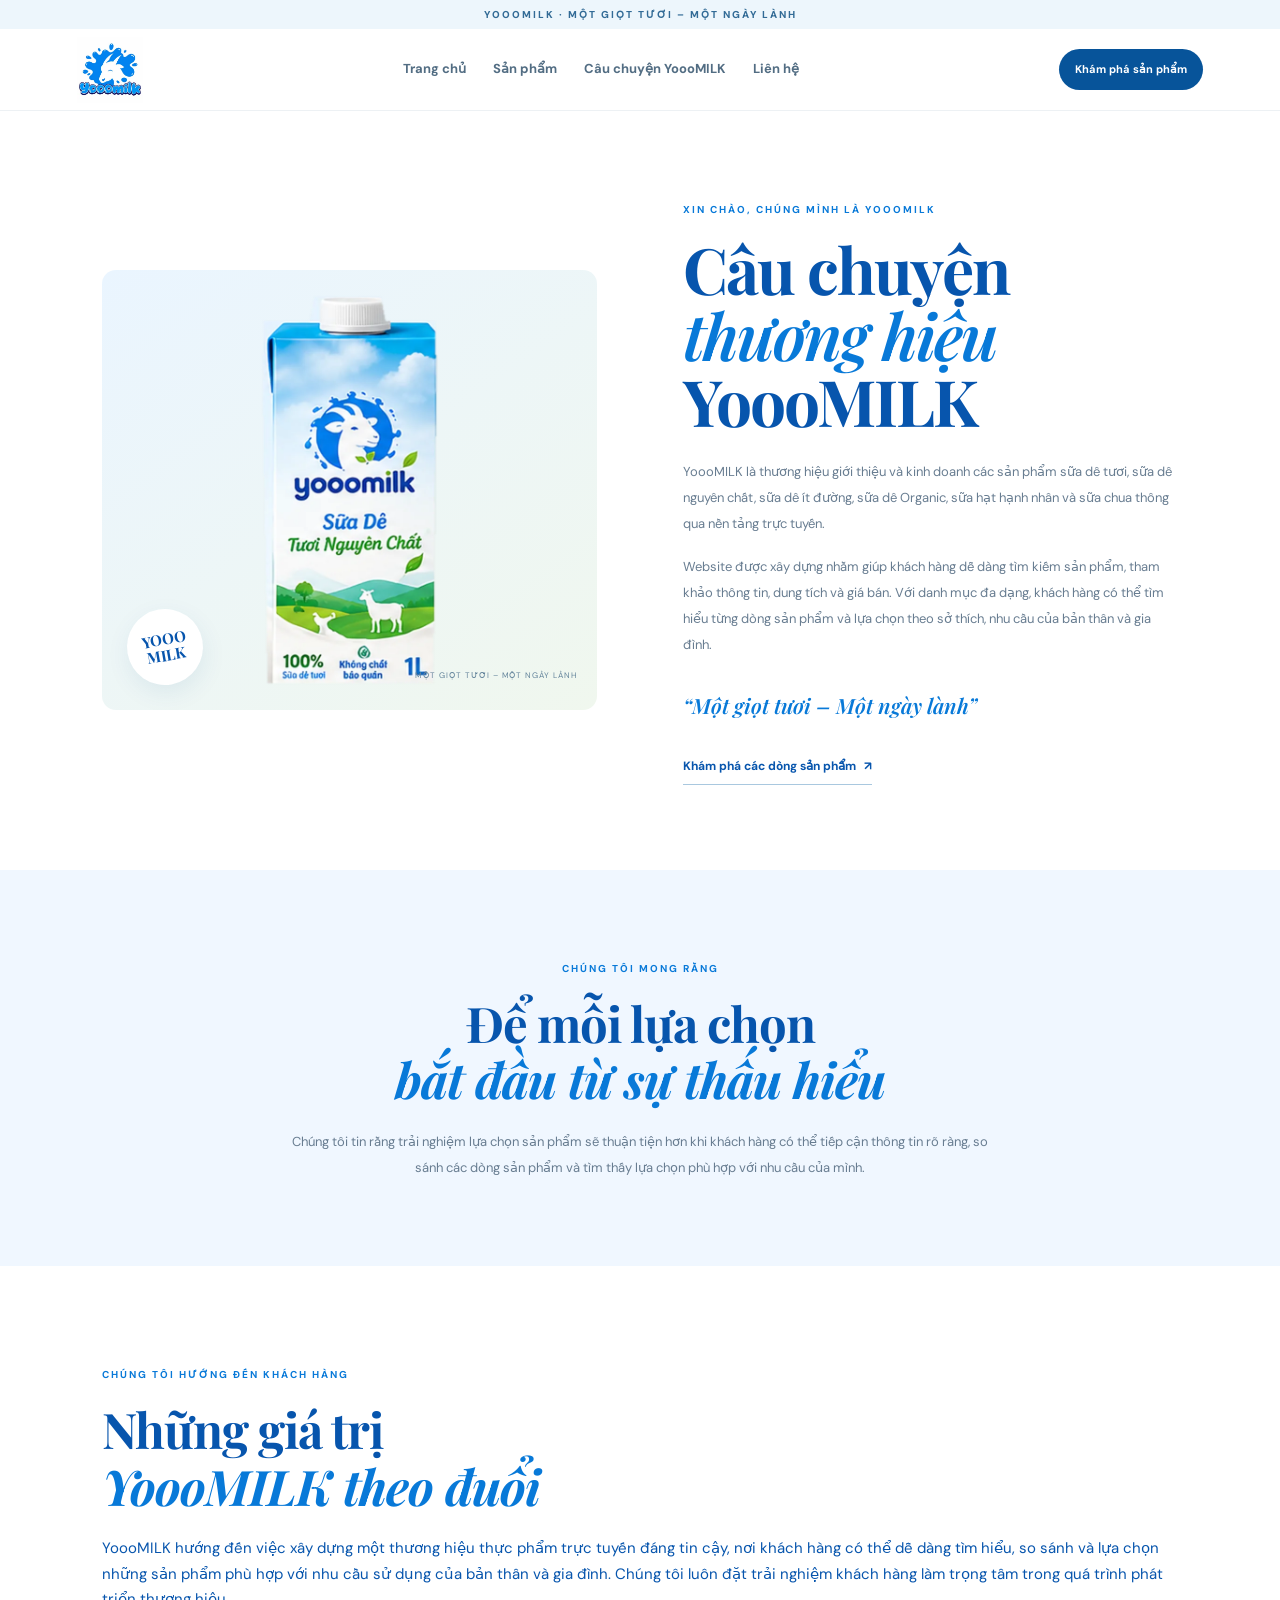
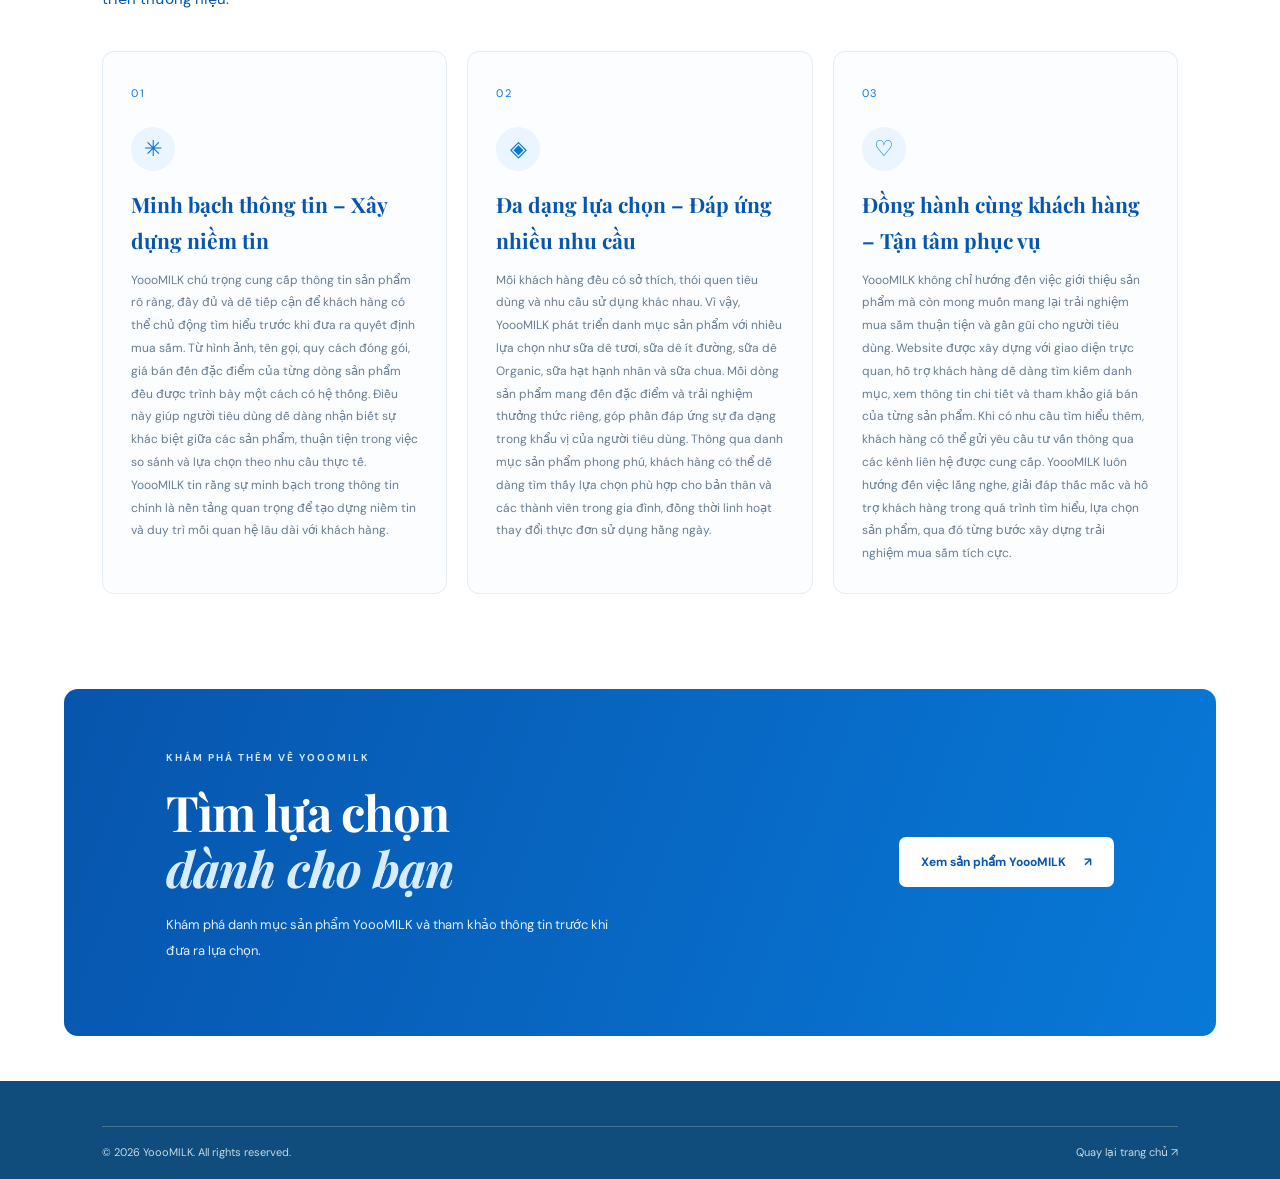
<file: story.html>
<!DOCTYPE html>
<html lang="vi">
<head>
  <meta charset="UTF-8">
  <meta name="viewport" content="width=device-width, initial-scale=1">

  <title>Câu Chuyện YoooMILK | Thương Hiệu Sữa Dê Tươi</title>

  <meta name="description" content="Khám phá câu chuyện YoooMILK, thương hiệu giới thiệu các sản phẩm sữa dê tươi, sữa dê Organic, sữa hạt và sữa chua với đa dạng lựa chọn mỗi ngày.">

  <meta name="robots" content="index, follow">
  <meta name="theme-color" content="#0879d8">

  <link rel="canonical" href="https://duongthinhuquynhbc-cyber.github.io/yooomilk-website/story.html">

  <meta property="og:type" content="website">
  <meta property="og:site_name" content="YoooMILK">
  <meta property="og:locale" content="vi_VN">
  <meta property="og:title" content="Câu Chuyện YoooMILK | Một Giọt Tươi – Một Ngày Lành">
  <meta property="og:description" content="Tìm hiểu câu chuyện, định hướng và những giá trị thương hiệu YoooMILK theo đuổi.">
  <meta property="og:url" content="https://duongthinhuquynhbc-cyber.github.io/yooomilk-website/story.html">
  <meta property="og:image" content="https://duongthinhuquynhbc-cyber.github.io/yooomilk-website/assets/sua-de-nguyen-chat.png">
  <meta property="og:image:alt" content="Sản phẩm sữa dê tươi YoooMILK">

  <meta name="twitter:card" content="summary_large_image">
  <meta name="twitter:title" content="Câu Chuyện Thương Hiệu YoooMILK">
  <meta name="twitter:description" content="Khám phá hành trình và những giá trị mà YoooMILK hướng đến.">
  <meta name="twitter:image" content="https://duongthinhuquynhbc-cyber.github.io/yooomilk-website/assets/sua-de-nguyen-chat.png">

  <link rel="icon" href="assets/logo-yooomilk.png" type="image/png">

  <link rel="preconnect" href="https://fonts.googleapis.com">
  <link rel="preconnect" href="https://fonts.gstatic.com" crossorigin>

  <link href="https://fonts.googleapis.com/css2?family=DM+Sans:wght@400;500;600;700&family=Playfair+Display:wght@500;600;700&display=swap" rel="stylesheet">

  <link rel="stylesheet" href="css/style.css">
  <link rel="stylesheet" href="css/detail.css">
  <link rel="stylesheet" href="css/story.css">

  <script type="application/ld+json">
  {
    "@context": "https://schema.org",
    "@type": "AboutPage",
    "name": "Câu chuyện thương hiệu YoooMILK",
    "url": "https://duongthinhuquynhbc-cyber.github.io/yooomilk-website/story.html",
    "description": "Tìm hiểu câu chuyện, định hướng và những giá trị thương hiệu YoooMILK theo đuổi.",
    "inLanguage": "vi-VN",
    "isPartOf": {
      "@type": "WebSite",
      "name": "YoooMILK",
      "url": "https://duongthinhuquynhbc-cyber.github.io/yooomilk-website/"
    }
  }
  </script>
</head>

<body>
<div class="announcement">YoooMILK · Một giọt tươi – Một ngày lành</div>
<header class="site-header">
  <a class="brand" href="index.html"><img src="assets/logo-yooomilk.webp" alt="YoooMILK" width="68" height="68"></a>
  <button class="menu-toggle" id="menuToggle" aria-label="Mở menu">☰</button>
  <nav class="main-nav" id="mainNav">
    <a href="index.html">Trang chủ</a><a href="index.html#products">Sản phẩm</a>
    <a class="active" href="story.html">Câu chuyện YoooMILK</a><a href="index.html#contact">Liên hệ</a>
  </nav>
  <div class="header-actions"><a class="cart-trigger" href="index.html#products">Khám phá sản phẩm</a></div>
</header>

<main class="story-page">
  <section class="story-intro">
    <div class="story-intro-visual">
      <img src="assets/sua-de-nguyen-chat.webp" alt="Sản phẩm sữa dê tươi nguyên chất YoooMILK">
      <span class="story-roundel">YOOO<br>MILK</span>
      <span class="story-image-caption">MỘT GIỌT TƯƠI – MỘT NGÀY LÀNH</span>
    </div>
    <div class="story-intro-copy">
      <span class="story-kicker">XIN CHÀO, CHÚNG MÌNH LÀ YOOOMILK</span>
      <h1>Câu chuyện<br><em>thương hiệu</em><br>YoooMILK</h1>
      <p>YoooMILK là thương hiệu giới thiệu và kinh doanh các sản phẩm sữa dê tươi, sữa dê nguyên chất, sữa dê ít đường, sữa dê Organic, sữa hạt hạnh nhân và sữa chua thông qua nền tảng trực tuyến.</p>
      <p>Website được xây dựng nhằm giúp khách hàng dễ dàng tìm kiếm sản phẩm, tham khảo thông tin, dung tích và giá bán. Với danh mục đa dạng, khách hàng có thể tìm hiểu từng dòng sản phẩm và lựa chọn theo sở thích, nhu cầu của bản thân và gia đình.</p>
      <blockquote>“Một giọt tươi – Một ngày lành”</blockquote>
      <a class="story-text-link" href="index.html#products">Khám phá các dòng sản phẩm <span>↗</span></a>
    </div>
  </section>

  <section class="story-manifesto">
    <span class="story-kicker">CHÚNG TÔI MONG RẰNG</span>
    <h2>Để mỗi lựa chọn<br><em>bắt đầu từ sự thấu hiểu</em></h2>
    <p>Chúng tôi tin rằng trải nghiệm lựa chọn sản phẩm sẽ thuận tiện hơn khi khách hàng có thể tiếp cận thông tin rõ ràng, so sánh các dòng sản phẩm và tìm thấy lựa chọn phù hợp với nhu cầu của mình.</p>
  </section>

  
<!-- STORY VALUES -->
<section class="story-values-section" id="story-values">

    <div class="story-section-heading">
        <span class="story-kicker">CHÚNG TÔI HƯỚNG ĐẾN KHÁCH HÀNG</span>

        <h2>
            Những giá trị<br>
            <em>YoooMILK theo đuổi</em>
        </h2>

        <p class="story-values-intro">
            YoooMILK hướng đến việc xây dựng một thương hiệu thực phẩm
            trực tuyến đáng tin cậy, nơi khách hàng có thể dễ dàng tìm
            hiểu, so sánh và lựa chọn những sản phẩm phù hợp với nhu cầu
            sử dụng của bản thân và gia đình. Chúng tôi luôn đặt trải
            nghiệm khách hàng làm trọng tâm trong quá trình phát triển
            thương hiệu.
        </p>
    </div>

    <div class="story-values-grid">

        <!-- VALUE 01 -->
        <article class="story-value-card">
            <span class="story-value-number">01</span>

            <div class="story-value-icon">✳</div>

            <h3>Minh bạch thông tin – Xây dựng niềm tin</h3>

            <p>
                YoooMILK chú trọng cung cấp thông tin sản phẩm rõ ràng,
                đầy đủ và dễ tiếp cận để khách hàng có thể chủ động tìm
                hiểu trước khi đưa ra quyết định mua sắm. Từ hình ảnh,
                tên gọi, quy cách đóng gói, giá bán đến đặc điểm của
                từng dòng sản phẩm đều được trình bày một cách có hệ
                thống. Điều này giúp người tiêu dùng dễ dàng nhận biết
                sự khác biệt giữa các sản phẩm, thuận tiện trong việc
                so sánh và lựa chọn theo nhu cầu thực tế. YoooMILK tin
                rằng sự minh bạch trong thông tin chính là nền tảng
                quan trọng để tạo dựng niềm tin và duy trì mối quan hệ
                lâu dài với khách hàng.
            </p>
        </article>

        <!-- VALUE 02 -->
        <article class="story-value-card">
            <span class="story-value-number">02</span>

            <div class="story-value-icon">◈</div>

            <h3>Đa dạng lựa chọn – Đáp ứng nhiều nhu cầu</h3>

            <p>
                Mỗi khách hàng đều có sở thích, thói quen tiêu dùng và
                nhu cầu sử dụng khác nhau. Vì vậy, YoooMILK phát triển
                danh mục sản phẩm với nhiều lựa chọn như sữa dê tươi,
                sữa dê ít đường, sữa dê Organic, sữa hạt hạnh nhân và
                sữa chua. Mỗi dòng sản phẩm mang đến đặc điểm và trải
                nghiệm thưởng thức riêng, góp phần đáp ứng sự đa dạng
                trong khẩu vị của người tiêu dùng. Thông qua danh mục
                sản phẩm phong phú, khách hàng có thể dễ dàng tìm thấy
                lựa chọn phù hợp cho bản thân và các thành viên trong
                gia đình, đồng thời linh hoạt thay đổi thực đơn sử dụng
                hằng ngày.
            </p>
        </article>

        <!-- VALUE 03 -->
        <article class="story-value-card">
            <span class="story-value-number">03</span>

            <div class="story-value-icon">♡</div>

            <h3>Đồng hành cùng khách hàng – Tận tâm phục vụ</h3>

            <p>
                YoooMILK không chỉ hướng đến việc giới thiệu sản phẩm
                mà còn mong muốn mang lại trải nghiệm mua sắm thuận
                tiện và gần gũi cho người tiêu dùng. Website được xây
                dựng với giao diện trực quan, hỗ trợ khách hàng dễ
                dàng tìm kiếm danh mục, xem thông tin chi tiết và tham
                khảo giá bán của từng sản phẩm. Khi có nhu cầu tìm
                hiểu thêm, khách hàng có thể gửi yêu cầu tư vấn thông
                qua các kênh liên hệ được cung cấp. YoooMILK luôn
                hướng đến việc lắng nghe, giải đáp thắc mắc và hỗ trợ
                khách hàng trong quá trình tìm hiểu, lựa chọn sản phẩm,
                qua đó từng bước xây dựng trải nghiệm mua sắm tích cực.
            </p>
        </article>

    </div>
</section>


  <section class="story-closing">
    <div><span class="story-kicker">KHÁM PHÁ THÊM VỀ YOOOMILK</span><h2>Tìm lựa chọn<br><em>dành cho bạn</em></h2><p>Khám phá danh mục sản phẩm YoooMILK và tham khảo thông tin trước khi đưa ra lựa chọn.</p></div>
    <a class="story-closing-button" href="index.html#products">Xem sản phẩm YoooMILK <span>↗</span></a>
  </section>
</main>
<footer class="footer"><div class="footer-bottom"><span>© <span id="year"></span> YoooMILK. All rights reserved.</span><a href="index.html">Quay lại trang chủ ↗</a></div></footer>
<script>
document.getElementById('year').textContent=new Date().getFullYear();
document.getElementById('menuToggle')?.addEventListener('click',()=>document.getElementById('mainNav').classList.toggle('open'));
</script>
</body></html>
</file>
<file: css/style.css>
/* =========================================
   YOOOMILK WEBSITE - MAIN STYLESHEET
========================================= */

:root {
  --blue: #07549a;
  --blue-dark: #063f76;
  --blue-mid: #1675b9;
  --blue-light: #eaf4fb;
  --ink: #173c59;
  --muted: #71869a;
  --line: #e2ebf2;
  --cream: #fbfcfd;
  --green: #edf5ee;
  --shadow: 0 18px 45px rgba(20,68,105,.10);
}

* { box-sizing: border-box; }

html {
  scroll-behavior: smooth;
  scroll-padding-top: 100px;
}

body {
  margin: 0;
  background: #fff;
  color: var(--ink);
  font-family: "DM Sans", Arial, sans-serif;
  -webkit-font-smoothing: antialiased;
}

img { max-width: 100%; display: block; }
a { color: inherit; text-decoration: none; }
button, input, textarea { font: inherit; }
button { cursor: pointer; }

button:focus-visible,
a:focus-visible,
input:focus-visible,
textarea:focus-visible {
  outline: 3px solid #8cc8f1;
  outline-offset: 3px;
}

/* ANNOUNCEMENT & HEADER */

.announcement {
  min-height: 28px;
  display: flex;
  align-items: center;
  justify-content: center;
  padding: 6px 15px;
  background: #edf6fc;
  color: #326b96;
  font-size: 9px;
  font-weight: 800;
  letter-spacing: 2px;
  text-transform: uppercase;
}

.site-header {
  height: 82px;
  padding: 0 clamp(22px,6vw,90px);
  display: flex;
  align-items: center;
  justify-content: space-between;
  gap: 25px;
  background: #fff;
  position: sticky;
  top: 0;
  z-index: 50;
  border-bottom: 1px solid #edf1f4;
}

.brand {
  display: inline-flex;
  align-items: center;
  flex-shrink: 0;
}

.brand img {
  width: 66px;
  height: 66px;
  object-fit: contain;
}

.main-nav {
  display: flex;
  align-items: center;
  justify-content: center;
  gap: clamp(14px,2.1vw,30px);
  margin-left: auto;
  margin-right: auto;
}

.main-nav a {
  font-size: 11px;
  font-weight: 700;
  color: #526d83;
  white-space: nowrap;
  transition: color .2s;
}

.main-nav a:hover { color: var(--blue-mid); }

.header-actions {
  display: flex;
  align-items: center;
  gap: 10px;
  flex-shrink: 0;
}

.icon-btn {
  width: 38px;
  height: 38px;
  border: 1px solid var(--line);
  border-radius: 50%;
  background: #fff;
  color: var(--blue);
  font-size: 23px;
}

.cart-trigger {
  border: 0;
  border-radius: 30px;
  background: var(--blue);
  color: #fff;
  padding: 11px 16px;
  font-size: 11px;
  font-weight: 700;
  white-space: nowrap;
}

.cart-trigger span {
  display: inline-block;
  margin-left: 5px;
  padding: 3px 7px;
  border-radius: 20px;
  background: #fff;
  color: var(--blue);
}

.menu-toggle {
  display: none;
  border: 0;
  background: none;
  color: var(--blue);
  font-size: 25px;
}

main { overflow: hidden; }

.eyebrow {
  display: inline-block;
  color: #3782b4;
  font-size: 10px;
  font-weight: 800;
  letter-spacing: 2px;
  text-transform: uppercase;
}

/* HERO */

.hero {
  min-height: 570px;
  padding: 70px clamp(25px,8vw,125px);
  display: grid;
  grid-template-columns: 1.05fr .95fr;
  align-items: center;
  gap: 5%;
  background: linear-gradient(115deg,#f5faff 0%,#edf7fc 55%,#f4f8f1 100%);
}

.hero-copy { max-width: 590px; }

.hero-copy h1 {
  font-family: "Playfair Display", Georgia, serif;
  font-size: clamp(39px,4.8vw,64px);
  line-height: 1.12;
  letter-spacing: -1.5px;
  color: #104c83;
  margin: 17px 0 22px;
  font-weight: 700;
}

.hero-copy p {
  max-width: 530px;
  color: #687f92;
  font-size: 13px;
  line-height: 2;
  margin: 0;
}

.hero-buttons {
  display: flex;
  align-items: center;
  gap: 24px;
  flex-wrap: wrap;
  margin-top: 28px;
}

.btn {
  display: inline-flex;
  align-items: center;
  justify-content: center;
  gap: 12px;
  padding: 14px 21px;
  border: 0;
  border-radius: 4px;
  font-size: 11px;
  font-weight: 800;
  transition: all .2s;
}

.btn-primary { background: var(--blue); color: #fff; }

.btn-primary:hover {
  background: var(--blue-dark);
  transform: translateY(-2px);
}

.text-link {
  color: var(--blue);
  font-size: 11px;
  font-weight: 700;
  border-bottom: 1px solid #9dbbd3;
  padding-bottom: 5px;
}

.hero-note {
  display: flex;
  align-items: center;
  gap: 12px;
  margin-top: 35px;
}

.note-icon {
  width: 38px;
  height: 38px;
  display: grid;
  place-items: center;
  border-radius: 50%;
  background: #dceef8;
  color: #287bb0;
  font-size: 20px;
}

.hero-note b, .hero-note small { display: block; }
.hero-note b { font-size: 11px; color: #285875; }

.hero-note small {
  margin-top: 4px;
  color: #8497a6;
  font-size: 10px;
}

.hero-art {
  min-height: 400px;
  position: relative;
  display: grid;
  place-items: center;
}

.hero-blob {
  position: absolute;
  width: min(39vw,420px);
  height: min(39vw,420px);
  border-radius: 50%;
  background: radial-gradient(circle at 35% 30%,#fff 0,#deeff8 62%,#c9e3f1 100%);
}

.hero-art > img {
  position: relative;
  z-index: 1;
  width: min(86%,450px);
  height: 420px;
  object-fit: contain;
  filter: drop-shadow(0 20px 25px rgba(36,83,112,.16));
  animation: yooFloat 5s ease-in-out infinite;
}

.floating-tag {
  position: absolute;
  z-index: 2;
  display: grid;
  place-items: center;
  width: 72px;
  height: 72px;
  border-radius: 50%;
  background: #fff;
  color: #2675a7;
  font-size: 9px;
  font-weight: 800;
  box-shadow: 0 10px 28px rgba(30,75,100,.13);
}

.tag-one { top: 12%; left: 1%; transform: rotate(-10deg); }

.tag-two {
  right: 0;
  bottom: 12%;
  background: #e8f3e7;
  color: #4d805b;
}

@keyframes yooFloat {
  50% { transform: translateY(-10px); }
}

/* PROMISE STRIP */

.promise-strip {
  padding: 22px clamp(25px,8vw,125px);
  display: grid;
  grid-template-columns: repeat(4,1fr);
  gap: 20px;
  border-bottom: 1px solid #edf1f4;
  background: #fff;
}

.promise-strip > div {
  display: flex;
  align-items: center;
  gap: 12px;
}

.promise-strip > div > span {
  width: 38px;
  height: 38px;
  flex-shrink: 0;
  border-radius: 50%;
  display: grid;
  place-items: center;
  background: #eef7fb;
  color: #3181b3;
  font-size: 18px;
}

.promise-strip p { margin: 0; }
.promise-strip b, .promise-strip small { display: block; }
.promise-strip b { font-size: 11px; color: #315b78; }

.promise-strip small {
  margin-top: 4px;
  color: #8799a6;
  font-size: 9px;
  line-height: 1.5;
}

/* GENERAL SECTION */

.section { padding: 88px clamp(24px,8vw,125px); }

.section-heading {
  display: flex;
  align-items: flex-end;
  justify-content: space-between;
  gap: 35px;
  margin-bottom: 35px;
}

.section-heading > div { max-width: 650px; }

.section-heading h2 {
  margin: 12px 0 0;
  color: #104c83;
  font-family: "Playfair Display", Georgia, serif;
  font-size: clamp(32px,4vw,49px);
  line-height: 1.15;
  letter-spacing: -.7px;
}

.section-heading > p {
  max-width: 370px;
  margin: 0 0 5px;
  color: var(--muted);
  font-size: 11px;
  line-height: 1.9;
}

/* CATEGORIES */

.category-grid {
  display: grid;
  grid-template-columns: repeat(3,minmax(0,1fr));
  gap: 18px;
}

.category-card {
  min-height: 245px;
  padding: 22px;
  display: flex;
  align-items: center;
  justify-content: space-between;
  gap: 10px;
  border-radius: 8px;
  overflow: hidden;
  transition: transform .25s,box-shadow .25s;
}

.category-card:hover {
  transform: translateY(-5px);
  box-shadow: var(--shadow);
}

.category-card.goat { background: #eaf4fb; }
.category-card.nut { background: #f7f1e9; }
.category-card.yogurt { background: #edf5ed; }

.category-card > div:last-child {
  position: relative;
  z-index: 1;
}

.category-card span {
  font-size: 9px;
  letter-spacing: 1.2px;
  color: #7892a5;
}

.category-card h3 {
  margin: 12px 0 18px;
  color: #1b4e73;
  font-family: "Playfair Display", Georgia, serif;
  font-size: 24px;
}

.category-card b { font-size: 10px; color: #1d6da5; }
.category-card b i { font-style: normal; margin-left: 8px; }

.category-art {
  width: 48%;
  height: 190px;
  display: grid;
  place-items: center;
  flex-shrink: 0;
}

.category-art img {
  width: 100%;
  height: 100%;
  object-fit: contain;
  transition: transform .25s;
}

.category-card:hover .category-art img { transform: scale(1.06); }

/* PRODUCTS */

.products-section { background: #f7fafc; }

.product-toolbar {
  display: flex;
  align-items: center;
  justify-content: space-between;
  gap: 18px;
  margin-bottom: 25px;
}

.filters {
  display: flex;
  align-items: center;
  gap: 8px;
  flex-wrap: wrap;
}

.filter-btn {
  border: 1px solid #dce7ef;
  border-radius: 30px;
  background: #fff;
  color: #688195;
  padding: 9px 15px;
  font-size: 10px;
  font-weight: 700;
  white-space: nowrap;
}

.filter-btn.active, .filter-btn:hover {
  background: #155b94;
  border-color: #155b94;
  color: #fff;
}

.search-box {
  min-width: 220px;
  display: flex;
  align-items: center;
  gap: 8px;
  padding: 9px 14px;
  border: 1px solid #dce7ef;
  border-radius: 30px;
  background: #fff;
  color: #2878a8;
}

.search-box input {
  width: 100%;
  min-width: 0;
  border: 0;
  outline: 0;
  background: transparent;
  font-size: 10px;
}

.product-grid {
  display: grid;
  grid-template-columns: repeat(3,minmax(0,1fr));
  gap: 19px;
}

.product-card {
  overflow: hidden;
  border: 1px solid #e7edf2;
  border-radius: 8px;
  background: #fff;
  transition: transform .25s,box-shadow .25s;
}

.product-card:hover {
  transform: translateY(-5px);
  box-shadow: var(--shadow);
}

.product-image {
  height: 245px;
  position: relative;
  display: grid;
  place-items: center;
  overflow: hidden;
  background: #edf6fb;
}

.product-card:nth-child(even) .product-image { background: #f2f7ef; }

.product-detail-link {
  width: 100%;
  height: 100%;
  display: grid;
  place-items: center;
}

.product-image img {
  width: 86%;
  height: 88%;
  object-fit: contain;
  transition: transform .3s;
}

.product-card:hover .product-image img { transform: scale(1.05); }

.product-label {
  position: absolute;
  top: 14px;
  left: 14px;
  z-index: 2;
  padding: 6px 10px;
  border-radius: 20px;
  background: #fff;
  color: #397ba2;
  font-size: 8px;
  font-weight: 800;
  letter-spacing: 1px;
}

.product-info { padding: 18px; }

.product-info h3 {
  margin: 0 0 9px;
  font-family: "Playfair Display", Georgia, serif;
  font-size: 17px;
  line-height: 1.35;
  color: #214d6d;
}

.product-title-link:hover { color: #1678b8; }

.product-info p {
  min-height: 76px;
  margin: 0 0 17px;
  color: #7b8e9c;
  font-size: 10px;
  line-height: 1.8;
}

.product-bottom {
  display: flex;
  align-items: center;
  justify-content: space-between;
  gap: 10px;
}

.product-bottom > b {
  color: #155f99;
  font-size: 14px;
  white-space: nowrap;
}

.add-btn {
  border: 0;
  border-radius: 4px;
  background: #e9f3fa;
  color: #17669e;
  padding: 10px 12px;
  font-size: 9px;
  font-weight: 800;
  white-space: nowrap;
}

.add-btn:hover { background: #176ba8; color: #fff; }
.add-btn span { margin-left: 5px; font-size: 14px; }

.empty-state {
  text-align: center;
  padding: 30px;
  color: #78909d;
  font-size: 12px;
}

/* PROMOTION */

.promo {
  margin: 0 clamp(12px,5vw,70px);
  padding: 48px clamp(25px,7vw,95px);
  min-height: 340px;
  display: grid;
  grid-template-columns: 1fr 1fr;
  align-items: center;
  gap: 25px;
  border-radius: 9px;
  overflow: hidden;
  background: linear-gradient(110deg,#104f85,#247bb0);
  color: #fff;
}

.promo .eyebrow { color: #c7e5f5; }

.promo-content h2 {
  margin: 14px 0;
  font-family: "Playfair Display", Georgia, serif;
  font-size: clamp(36px,4.4vw,54px);
  line-height: 1.12;
}

.promo-content h2 em { color: #d8efdf; }

.promo-content p {
  max-width: 430px;
  color: #e1edf5;
  font-size: 11px;
  line-height: 1.9;
}

.btn-light {
  margin-top: 12px;
  background: #fff;
  color: #15578c;
}

.btn-light:hover {
  transform: translateY(-2px);
  background: #eaf5fc;
}

.promo-decoration {
  display: grid;
  place-items: center;
  min-height: 250px;
}

.promo-decoration img {
  width: 100%;
  height: 280px;
  object-fit: contain;
  filter: drop-shadow(0 18px 20px rgba(0,0,0,.2));
}

/* STORY */

.story-section {
  display: grid;
  grid-template-columns: 1fr 1fr;
  align-items: center;
  gap: 9%;
}

.story-image {
  min-height: 390px;
  position: relative;
  display: grid;
  place-items: center;
  overflow: hidden;
  border-radius: 8px;
  background: #eaf4fa;
}

.story-image img {
  width: 90%;
  height: 350px;
  object-fit: contain;
}

.story-stamp {
  position: absolute;
  bottom: 20px;
  left: 20px;
  width: 72px;
  height: 72px;
  display: grid;
  place-content: center;
  border-radius: 50%;
  background: #fff;
  color: #2675a7;
  text-align: center;
  font-family: "Playfair Display", Georgia, serif;
  font-size: 13px;
  line-height: 1.1;
  box-shadow: 0 8px 24px rgba(35,70,92,.12);
}

.story-copy h2, .contact-section h2 {
  margin: 14px 0 20px;
  color: #104c83;
  font-family: "Playfair Display", Georgia, serif;
  font-size: clamp(35px,4vw,51px);
  line-height: 1.12;
}

.story-copy h2 em, .contact-section h2 em { color: #3789b9; }

.story-copy p, .contact-section > div > p {
  color: #738797;
  font-size: 11px;
  line-height: 2;
}

.story-copy blockquote {
  margin: 24px 0;
  color: #2779aa;
  font-family: "Playfair Display", Georgia, serif;
  font-size: 21px;
  font-style: italic;
}

.story-copy .text-link {
  display: inline-block;
  margin-top: 5px;
}

/* VALUES */

.values {
  padding: 43px clamp(25px,10vw,150px);
  display: grid;
  grid-template-columns: repeat(3,1fr);
  gap: 35px;
  background: #eff6f0;
}

.values > div {
  padding-left: 20px;
  border-left: 1px solid #cbded0;
}

.values > div > span {
  color: #4388b1;
  font-size: 9px;
  font-weight: 800;
}

.values h3 {
  margin: 10px 0;
  color: #27536e;
  font-family: "Playfair Display", Georgia, serif;
  font-size: 21px;
}

.values p {
  max-width: 240px;
  margin: 0;
  color: #7d9186;
  font-size: 10px;
  line-height: 1.8;
}

/* FAQ - TWO COLUMN ACCORDION */

.faq-modern {
  width: 100%;
  padding: 94px clamp(24px,8vw,125px);
  background: #f7fafc;
}

.faq-modern-container {
  width: 100%;
  max-width: 1200px;
  margin: 0 auto;
  display: grid;
  grid-template-columns: minmax(0,.85fr) minmax(0,1.15fr);
  gap: clamp(40px,7vw,90px);
  align-items: start;
}

.faq-modern-intro { padding-top: 12px; }

.faq-label {
  display: inline-block;
  margin-bottom: 22px;
  color: #347eae;
  font-size: 9px;
  font-weight: 800;
  letter-spacing: 2px;
}

.faq-modern-intro h2 {
  margin: 0 0 22px;
  color: #0b4d88;
  font-family: "Playfair Display", Georgia, serif;
  font-size: clamp(38px,4.2vw,54px);
  line-height: 1.16;
  letter-spacing: -1px;
}

.faq-intro-text {
  max-width: 390px;
  margin: 0 0 30px;
  color: #71869a;
  font-size: 12px;
  line-height: 2;
}

.faq-support-note {
  display: flex;
  align-items: flex-start;
  gap: 14px;
  padding: 20px;
  margin: 0 0 25px;
  border: 1px solid #e0ebf3;
  border-radius: 8px;
  background: #edf5fb;
}

.faq-support-icon {
  flex-shrink: 0;
  color: #1769a6;
  font-size: 22px;
}

.faq-support-note strong {
  display: block;
  color: #174e7e;
  font-size: 12px;
}

.faq-support-note p {
  margin: 7px 0;
  color: #71869a;
  font-size: 10px;
  line-height: 1.8;
}

.faq-support-note a, .faq-all-link {
  color: #1767a3;
  font-size: 10px;
  font-weight: 800;
}

.faq-all-link {
  display: inline-flex;
  align-items: center;
  gap: 20px;
  padding-bottom: 8px;
  border-bottom: 1px solid #8db4d1;
  font-size: 11px;
}

.faq-modern-content {
  min-width: 0;
  width: 100%;
}

.faq-topline {
  display: flex;
  justify-content: space-between;
  gap: 12px;
  padding: 12px 0 18px;
  border-bottom: 1px solid #dce6ee;
  color: #7890a5;
  font-size: 9px;
  font-weight: 800;
  letter-spacing: 1.2px;
}

.faq-accordion { width: 100%; }

.faq-modern-item {
  display: block;
  width: 100%;
  margin: 0;
  border: 0;
  border-bottom: 1px solid #dce6ee;
  background: transparent;
}

.faq-modern-item summary {
  display: flex;
  align-items: center;
  gap: 16px;
  min-height: 78px;
  padding: 14px 0;
  cursor: pointer;
  list-style: none;
}

.faq-modern-item summary::-webkit-details-marker { display: none; }

.faq-index {
  flex: 0 0 25px;
  color: #8aa9c4;
  font-family: "Playfair Display", Georgia, serif;
  font-size: 16px;
}

.faq-question {
  flex: 1;
  color: #174d7a;
  font-size: 12px;
  font-weight: 700;
  line-height: 1.7;
}

.faq-toggle {
  flex: 0 0 27px;
  width: 27px;
  height: 27px;
  display: grid;
  place-items: center;
  border: 1px solid #d5e3ee;
  border-radius: 50%;
  color: #1768a5;
  font-size: 17px;
  transition: all .2s;
}

.faq-modern-item[open] .faq-toggle {
  transform: rotate(45deg);
  background: #155b94;
  border-color: #155b94;
  color: #fff;
}

.faq-answer {
  padding: 0 38px 22px 41px;
  animation: faqAppear .2s ease;
}

.faq-answer p {
  margin: 0 0 12px;
  color: #6e8295;
  font-size: 11px;
  line-height: 1.95;
}

.faq-answer a {
  color: #1769a6;
  font-size: 10px;
  font-weight: 800;
}

.faq-answer a:hover { text-decoration: underline; }

.faq-view-all {
  display: flex;
  align-items: center;
  justify-content: space-between;
  gap: 12px;
  margin-top: 24px;
  padding: 14px 17px;
  border-radius: 6px;
  background: #e9f3fa;
  color: #155b94;
  font-size: 11px;
  font-weight: 800;
  transition: background .2s;
}

.faq-view-all:hover { background: #dcecf8; }

@keyframes faqAppear {
  from { opacity: 0; transform: translateY(-4px); }
  to { opacity: 1; transform: translateY(0); }
}

/* CONTACT */

.contact-section {
  padding: 85px clamp(24px,8vw,125px);
  display: grid;
  grid-template-columns: 1fr 1fr;
  gap: 9%;
  align-items: start;
  background: #f5f9fc;
}

.contact-section > div > p { max-width: 450px; }

.contact-form {
  display: grid;
  gap: 13px;
  padding: 25px;
  border: 1px solid #e5edf3;
  border-radius: 8px;
  background: #fff;
}

.contact-form label, .payment-box label {
  color: #4e6c82;
  font-size: 10px;
  font-weight: 800;
}

.contact-form input,
.contact-form textarea,
.payment-box input:not([type=radio]),
.payment-box textarea {
  display: block;
  width: 100%;
  margin-top: 7px;
  padding: 12px;
  border: 1px solid #dfe9f0;
  border-radius: 4px;
  outline-color: #75b4dc;
  font-size: 11px;
  resize: vertical;
}

.contact-form small {
  color: #8a9ba8;
  font-size: 9px;
  line-height: 1.6;
}

/* FOOTER */

.footer {
  padding: 45px clamp(24px,8vw,125px) 18px;
  background: #104d7c;
  color: #eaf5fb;
}

.footer-main {
  display: grid;
  grid-template-columns: 1.4fr 1fr 1fr 1.3fr;
  gap: 28px;
  padding-bottom: 32px;
}

.brand-footer img {
  width: 76px;
  height: 76px;
  object-fit: contain;
}

.footer-brand p,
.footer-main p,
.footer-main > div > a {
  display: block;
  margin: 8px 0;
  color: #c8dce8;
  font-size: 10px;
  line-height: 1.8;
}

.footer-main h3 {
  margin: 7px 0 13px;
  color: #fff;
  font-size: 11px;
}

.socials {
  display: flex;
  gap: 8px;
  margin-top: 12px;
}

.socials a {
  width: 28px;
  height: 28px;
  display: grid;
  place-items: center;
  border: 1px solid #6e94ad;
  border-radius: 50%;
  color: #fff;
  font-size: 10px;
}

.footer-bottom {
  display: flex;
  justify-content: space-between;
  gap: 15px;
  padding-top: 16px;
  border-top: 1px solid #477493;
  color: #c5d9e5;
  font-size: 9px;
}

/* CART DRAWER */

.overlay {
  position: fixed;
  inset: 0;
  z-index: 80;
  background: rgba(5,30,48,.48);
  opacity: 0;
  visibility: hidden;
  transition: .25s;
}

.overlay.show { opacity: 1; visibility: visible; }

.cart-drawer {
  position: fixed;
  z-index: 81;
  top: 0;
  right: 0;
  width: min(430px,100%);
  height: 100dvh;
  padding: 25px;
  background: #fff;
  box-shadow: -15px 0 45px rgba(12,48,70,.16);
  display: flex;
  flex-direction: column;
  transform: translateX(105%);
  transition: transform .3s;
}

.cart-drawer.open { transform: translateX(0); }

.drawer-head {
  display: flex;
  align-items: center;
  justify-content: space-between;
  padding-bottom: 17px;
  border-bottom: 1px solid #e5edf2;
}

.drawer-head .eyebrow { font-size: 9px; }

.drawer-head h2 {
  margin: 5px 0 0;
  color: #174d76;
  font-family: "Playfair Display", Georgia, serif;
  font-size: 25px;
}

.drawer-head h2 span {
  font-family: "DM Sans", sans-serif;
  font-size: 11px;
  color: #8194a2;
}

.close-btn {
  border: 0;
  background: none;
  color: #58758a;
  font-size: 29px;
}

.cart-items {
  flex: 1;
  overflow: auto;
  padding: 12px 0;
}

.cart-empty {
  text-align: center;
  padding: 45px 10px;
  color: #8295a2;
  font-size: 11px;
  line-height: 2;
}

.cart-empty a { color: #1769a6; font-weight: 800; }

.cart-row {
  display: grid;
  grid-template-columns: 68px 1fr auto;
  gap: 12px;
  padding: 13px 0;
  border-bottom: 1px solid #edf1f4;
}

.cart-row img {
  width: 68px;
  height: 72px;
  object-fit: contain;
  border-radius: 5px;
  background: #f0f7fb;
}

.cart-row h4 { margin: 4px 0; font-size: 11px; }
.cart-row small { color: #8193a0; font-size: 9px; }

.qty {
  display: flex;
  align-items: center;
  gap: 9px;
  margin: 8px 0;
}

.qty button {
  width: 24px;
  height: 24px;
  border: 1px solid #dce7ee;
  border-radius: 4px;
  background: #fff;
}

.remove {
  border: 0;
  background: none;
  color: #b46a78;
  font-size: 9px;
}

.drawer-bottom {
  padding-top: 15px;
  border-top: 1px solid #e5edf2;
}

.shipping-note {
  margin-bottom: 13px;
  color: #748999;
  font-size: 10px;
  line-height: 1.6;
}

.checkout-btn { width: 100%; }

.drawer-bottom > small {
  display: block;
  margin-top: 10px;
  text-align: center;
  color: #8799a5;
  font-size: 9px;
}

.toast {
  position: fixed;
  z-index: 100;
  left: 50%;
  bottom: 25px;
  max-width: 90vw;
  padding: 12px 18px;
  border-radius: 30px;
  background: #173f59;
  color: #fff;
  font-size: 11px;
  box-shadow: 0 8px 25px rgba(10,45,65,.2);
  opacity: 0;
  pointer-events: none;
  transform: translate(-50%,15px);
  transition: .25s;
}

.toast.show {
  opacity: 1;
  transform: translate(-50%,0);
}

/* PAYMENT MODAL */

.payment-modal {
  position: fixed;
  inset: 0;
  z-index: 95;
  display: none;
  align-items: center;
  justify-content: center;
  padding: 20px;
  background: rgba(5,30,48,.58);
}

.payment-modal.show { display: flex; }

.payment-box {
  position: relative;
  width: min(520px,100%);
  max-height: 90vh;
  overflow: auto;
  padding: 30px;
  border-radius: 10px;
  background: #fff;
  box-shadow: var(--shadow);
}

.payment-close {
  position: absolute;
  top: 15px;
  right: 18px;
  border: 0;
  background: none;
  color: #617b8e;
  font-size: 27px;
}

.payment-box h2 {
  margin: 10px 0;
  color: #104c83;
  font-family: "Playfair Display", Georgia, serif;
  font-size: 29px;
}

.payment-intro { color: #75899a; font-size: 11px; }

.payment-box form {
  display: grid;
  gap: 13px;
}

.payment-box h3 {
  margin: 5px 0 0;
  color: #315b78;
  font-size: 12px;
}

.payment-option {
  display: flex;
  align-items: center;
  gap: 9px;
  padding: 10px;
  border: 1px solid #e5edf3;
  border-radius: 5px;
}

.payment-option input { accent-color: #176ba8; }

.payment-demo-note {
  padding: 11px;
  border-radius: 5px;
  background: #fff7e9;
  color: #8b6b36;
  font-size: 10px;
  line-height: 1.7;
}

.payment-total {
  color: #155b94;
  font-size: 15px;
  font-weight: 800;
}

.payment-submit { width: 100%; }

/* SUPPORT CHAT */

.chat-launch {
  position: fixed;
  right: 22px;
  bottom: 22px;
  z-index: 70;
  width: 49px;
  height: 49px;
  border: 0;
  border-radius: 50%;
  background: #176ba8;
  color: #fff;
  font-size: 22px;
  box-shadow: 0 8px 25px rgba(22,76,106,.25);
}

.chat-box {
  position: fixed;
  right: 22px;
  bottom: 82px;
  z-index: 71;
  width: min(320px,calc(100vw - 30px));
  padding: 16px;
  border: 1px solid #e4edf3;
  border-radius: 10px;
  background: #fff;
  box-shadow: 0 15px 45px rgba(23,62,86,.18);
}

.chat-box[hidden] { display: none; }

.chat-head {
  display: flex;
  align-items: center;
  justify-content: space-between;
  color: #1c5e88;
  font-size: 12px;
}

.chat-head button {
  border: 0;
  background: none;
  color: #58758a;
  font-size: 23px;
}

.chat-box > p, .chat-reply {
  color: #718692;
  font-size: 10px;
  line-height: 1.7;
}

.quick-questions {
  display: grid;
  gap: 7px;
}

.quick-questions button {
  padding: 9px;
  border: 1px solid #dcebf2;
  border-radius: 5px;
  background: #f5fafc;
  color: #276b91;
  text-align: left;
  font-size: 10px;
}

.chat-reply {
  margin-top: 12px;
  padding: 10px;
  border-radius: 5px;
  background: #eef7fb;
}

.mobile-bar { display: none; }

/* TABLET */

@media (max-width: 1000px) {
  .site-header { padding: 0 25px; }
  .main-nav { gap: 12px; }
  .main-nav a { font-size: 10px; }
  .hero { padding-left: 5vw; padding-right: 5vw; }
  .section, .faq-modern, .contact-section {
    padding-left: 5vw;
    padding-right: 5vw;
  }
  .promise-strip {
    padding-left: 5vw;
    padding-right: 5vw;
  }
  .product-grid { grid-template-columns: repeat(2,minmax(0,1fr)); }
  .footer-main { grid-template-columns: repeat(2,1fr); }
}

/* MOBILE */

@media (max-width: 720px) {
  html { scroll-padding-top: 75px; }
  .announcement { font-size: 8px; }

  .site-header {
    height: 70px;
    padding: 0 16px;
    gap: 10px;
  }

  .brand img { width: 54px; height: 54px; }
  .menu-toggle { display: block; margin-left: auto; }

  .main-nav {
    display: none;
    position: absolute;
    top: 70px;
    left: 0;
    right: 0;
    padding: 16px 22px 20px;
    background: #fff;
    box-shadow: 0 12px 20px rgba(20,56,75,.10);
    flex-direction: column;
    align-items: flex-start;
    gap: 14px;
  }

  .main-nav.open { display: flex; }
  .main-nav a { font-size: 12px; }
  .header-actions { gap: 6px; }

  .icon-btn {
    width: 33px;
    height: 33px;
    font-size: 20px;
  }

  .cart-trigger {
    padding: 9px 11px;
    font-size: 9px;
  }

  .hero {
    min-height: 0;
    grid-template-columns: 1fr;
    padding: 48px 23px 25px;
    gap: 10px;
  }

  .hero-copy h1 { font-size: clamp(37px,10vw,47px); }
  .hero-copy p { font-size: 11px; }
  .hero-buttons { gap: 16px; margin-top: 22px; }

  .btn {
    padding: 12px 15px;
    font-size: 10px;
  }

  .hero-art { min-height: 300px; }
  .hero-blob { width: 270px; height: 270px; }

  .hero-art > img {
    width: 85%;
    height: 300px;
  }

  .floating-tag {
    width: 61px;
    height: 61px;
    font-size: 8px;
  }

  .promise-strip {
    grid-template-columns: repeat(2,minmax(0,1fr));
    gap: 15px;
    padding: 20px 22px;
  }

  .promise-strip b { font-size: 10px; }
  .promise-strip small { font-size: 8px; }
  .section { padding: 60px 22px; }

  .section-heading {
    display: block;
    margin-bottom: 25px;
  }

  .section-heading h2 { font-size: 36px; }
  .section-heading > p { margin-top: 13px; }

  .category-grid {
    grid-template-columns: 1fr;
    gap: 12px;
  }

  .category-card {
    min-height: 185px;
    padding: 18px;
  }

  .category-art { height: 150px; }

  .product-toolbar {
    align-items: stretch;
    flex-direction: column;
  }

  .filters {
    flex-wrap: nowrap;
    overflow-x: auto;
    padding-bottom: 5px;
  }

  .search-box {
    width: 100%;
    min-width: 0;
  }

  .product-grid {
    grid-template-columns: 1fr;
    gap: 14px;
  }

  .product-image { height: 235px; }
  .product-info p { min-height: 0; }

  .promo {
    margin: 0 12px;
    padding: 35px 24px;
    grid-template-columns: 1fr;
  }

  .promo-content h2 { font-size: 40px; }
  .promo-decoration { min-height: 200px; }
  .promo-decoration img { height: 220px; }

  .story-section {
    grid-template-columns: 1fr;
    gap: 30px;
  }

  .story-image { min-height: 280px; }
  .story-image img { height: 260px; }

  .story-copy h2, .contact-section h2 { font-size: 39px; }

  .values {
    grid-template-columns: 1fr;
    gap: 20px;
    padding: 35px 28px;
  }

  .values > div { padding-left: 15px; }

  /* FAQ MOBILE */
  .faq-modern { padding: 62px 22px; }

  .faq-modern-container {
    grid-template-columns: 1fr;
    gap: 38px;
  }

  .faq-modern-intro h2 { font-size: 39px; }
  .faq-intro-text { max-width: 100%; }

  .faq-modern-item summary {
    min-height: 70px;
    gap: 11px;
  }

  .faq-question { font-size: 11px; }

  .faq-answer { padding: 0 12px 20px 36px; }
  .faq-answer p { font-size: 10px; }

  .contact-section {
    grid-template-columns: 1fr;
    gap: 24px;
    padding: 60px 22px;
  }

  .contact-form { padding: 20px; }
  .footer { padding: 35px 22px 18px; }

  .footer-main {
    grid-template-columns: 1fr 1fr;
    gap: 20px;
  }

  .footer-bottom { font-size: 8px; }

  .chat-launch {
    right: 14px;
    bottom: 72px;
    width: 44px;
    height: 44px;
  }

  .chat-box {
    right: 12px;
    bottom: 124px;
  }

  .toast {
    bottom: 72px;
    width: max-content;
    text-align: center;
  }

  .mobile-bar {
    position: fixed;
    bottom: 0;
    left: 0;
    right: 0;
    z-index: 60;
    height: 58px;
    display: flex;
    align-items: center;
    justify-content: space-around;
    border-top: 1px solid #e6eef2;
    background: #fff;
    box-shadow: 0 -5px 20px rgba(21,62,85,.08);
  }

  .mobile-bar a, .mobile-bar button {
    position: relative;
    display: flex;
    flex-direction: column;
    align-items: center;
    gap: 2px;
    border: 0;
    background: none;
    color: #286d96;
    font-size: 17px;
  }

  .mobile-bar small {
    color: #718994;
    font-size: 8px;
  }

  .mobile-bar i {
    position: absolute;
    top: -5px;
    right: -9px;
    padding: 2px 5px;
    border-radius: 20px;
    background: #176ba8;
    color: #fff;
    font-size: 8px;
    font-style: normal;
  }
}

/* SMALL MOBILE */

@media (max-width: 390px) {
  .header-actions { gap: 4px; }
  .icon-btn { width: 30px; height: 30px; }
  .cart-trigger { padding: 8px 9px; }
  .hero-copy h1 { font-size: 36px; }
  .faq-modern-intro h2 { font-size: 35px; }
  .footer-main { gap: 14px; }
}

/* REDUCED MOTION */

@media (prefers-reduced-motion: reduce) {
  *, *::before, *::after {
    scroll-behavior: auto !important;
    animation-duration: .01ms !important;
    animation-iteration-count: 1 !important;
    transition-duration: .01ms !important;
  }
}

/* ==================================================
   YOOOMILK - READABILITY & RESPONSIVE FIX
   Dán đoạn này vào CUỐI FILE css/style.css
================================================== */

/* 1. Tăng khả năng đọc nội dung */
body {
  font-size: 15px;
  line-height: 1.7;
}

.announcement {
  font-size: 10px;
}

.main-nav a {
  font-size: 13px;
}

.header-actions button {
  font-size: 13px;
}

.eyebrow {
  font-size: 11px;
}

.hero-copy p,
.section-heading > p,
.story-copy p,
.contact-section > div > p,
.promo-content p {
  font-size: 15px;
  line-height: 1.85;
}

.hero-note b,
.promise-strip b {
  font-size: 13px;
}

.hero-note small,
.promise-strip small {
  font-size: 11px;
  line-height: 1.6;
}

.btn,
.text-link {
  font-size: 13px;
}

.category-card span {
  font-size: 10px;
}

.category-card h3 {
  font-size: 27px;
}

.category-card b {
  font-size: 12px;
}

/* 2. Khu vực sản phẩm */
.filter-btn {
  font-size: 12px;
  padding: 10px 16px;
}

.search-box input {
  font-size: 13px;
}

.product-info h3 {
  font-size: 19px;
}

.product-info p {
  font-size: 13px;
  line-height: 1.75;
  min-height: 90px;
}

.product-bottom > b {
  font-size: 16px;
}

.add-btn {
  font-size: 12px;
  padding: 11px 14px;
}

/* 3. FAQ */
.faq-label,
.faq-topline {
  font-size: 10px;
}

.faq-intro-text {
  font-size: 14px;
  line-height: 1.85;
}

.faq-support-note strong {
  font-size: 14px;
}

.faq-support-note p {
  font-size: 13px;
}

.faq-support-note a,
.faq-all-link {
  font-size: 12px;
}

.faq-question {
  font-size: 14px;
}

.faq-answer p {
  font-size: 13px;
  line-height: 1.85;
}

.faq-answer a,
.faq-view-all {
  font-size: 12px;
}

/* 4. Các khu vực nội dung khác */
.values h3 {
  font-size: 23px;
}

.values p {
  font-size: 13px;
  line-height: 1.8;
}

.contact-form label {
  font-size: 13px;
}

.contact-form input,
.contact-form textarea {
  font-size: 14px;
}

.contact-form small {
  font-size: 11px;
  line-height: 1.6;
}

.footer-main p,
.footer-main a {
  font-size: 13px;
}

.footer-main h3 {
  font-size: 15px;
}

.footer-bottom {
  font-size: 11px;
}

/* 5. Giới hạn hình ảnh, tránh tràn khung */
.hero-art > img {
  max-width: 100%;
  object-fit: contain;
}

.category-art img,
.product-image img,
.promo-decoration img,
.story-image img {
  max-width: 100%;
  object-fit: contain;
}

/* 6. TABLET */
@media (max-width: 1000px) {
  .main-nav a {
    font-size: 11px;
  }

  .hero-copy p,
  .section-heading > p,
  .story-copy p,
  .contact-section > div > p {
    font-size: 14px;
  }

  .product-grid {
    grid-template-columns: repeat(2, minmax(0, 1fr));
  }
}

/* 7. MOBILE */
@media (max-width: 720px) {
  body {
    font-size: 15px;
  }

  .announcement {
    font-size: 9px;
    letter-spacing: 1px;
    text-align: center;
  }

  .main-nav a {
    font-size: 14px;
  }

  .cart-trigger {
    font-size: 11px;
  }

  .hero {
    padding: 42px 20px 20px;
  }

  .hero-copy h1 {
    font-size: clamp(34px, 9vw, 43px);
    line-height: 1.17;
  }

  .hero-copy p {
    font-size: 14px;
    line-height: 1.8;
  }

  .hero-note b {
    font-size: 13px;
  }

  .hero-note small {
    font-size: 11px;
  }

  .hero-art {
    min-height: 260px;
    overflow: hidden;
  }

  .hero-blob {
    width: min(70vw, 270px);
    height: min(70vw, 270px);
  }

  .hero-art > img {
    width: 85%;
    height: 260px;
    max-height: 260px;
  }

  .floating-tag {
    width: 54px;
    height: 54px;
    font-size: 8px;
  }

  .promise-strip {
    gap: 17px 12px;
    padding: 20px 17px;
  }

  .promise-strip b {
    font-size: 11px;
  }

  .promise-strip small {
    font-size: 10px;
  }

  .section {
    padding: 55px 18px;
  }

  .section-heading h2 {
    font-size: 31px;
    line-height: 1.25;
  }

  .section-heading > p {
    font-size: 13px;
    line-height: 1.8;
  }

  .category-card {
    min-height: 160px;
    padding: 15px;
  }

  .category-card h3 {
    font-size: 23px;
  }

  .category-card span {
    font-size: 9px;
  }

  .category-art {
    width: 45%;
    height: 135px;
  }

  .product-toolbar {
    gap: 14px;
  }

  .filters {
    gap: 7px;
  }

  .filter-btn {
    font-size: 11px;
    padding: 9px 13px;
  }

  .search-box input {
    font-size: 14px;
  }

  .product-grid {
    grid-template-columns: minmax(0, 1fr);
    gap: 18px;
  }

  .product-image {
    height: 250px;
  }

  .product-image img {
    width: 82%;
    height: 88%;
  }

  .product-info {
    padding: 17px;
  }

  .product-info h3 {
    font-size: 19px;
  }

  .product-info p {
    min-height: 0;
    font-size: 13px;
    line-height: 1.8;
  }

  .product-bottom > b {
    font-size: 15px;
  }

  .add-btn {
    font-size: 11px;
    padding: 10px 12px;
  }

  .promo {
    padding: 32px 20px;
  }

  .promo-content h2 {
    font-size: 34px;
  }

  .promo-content p {
    font-size: 13px;
    line-height: 1.8;
  }

  .promo-decoration img {
    height: 190px;
  }

  .story-image {
    min-height: 260px;
  }

  .story-image img {
    height: 240px;
  }

  .story-copy h2,
  .contact-section h2 {
    font-size: 34px;
  }

  .story-copy p,
  .contact-section > div > p {
    font-size: 14px;
    line-height: 1.85;
  }

  .values {
    padding: 32px 22px;
  }

  .values h3 {
    font-size: 21px;
  }

  .values p {
    font-size: 13px;
  }

  /* FAQ trên điện thoại */
  .faq-modern {
    padding: 55px 18px;
  }

  .faq-modern-container {
    grid-template-columns: minmax(0, 1fr);
    gap: 30px;
  }

  .faq-modern-intro h2 {
    font-size: 34px;
    line-height: 1.2;
  }

  .faq-intro-text {
    font-size: 14px;
    line-height: 1.8;
  }

  .faq-support-note {
    padding: 15px;
  }

  .faq-support-note strong {
    font-size: 13px;
  }

  .faq-support-note p {
    font-size: 12px;
  }

  .faq-question {
    font-size: 13px;
    line-height: 1.6;
  }

  .faq-modern-item summary {
    min-height: 68px;
    gap: 9px;
    padding: 12px 0;
  }

  .faq-index {
    flex-basis: 22px;
    font-size: 14px;
  }

  .faq-toggle {
    flex-basis: 25px;
    width: 25px;
    height: 25px;
  }

  .faq-answer {
    padding: 0 8px 18px 31px;
  }

  .faq-answer p {
    font-size: 13px;
    line-height: 1.8;
  }

  .faq-answer a {
    font-size: 12px;
  }

  .faq-view-all {
    font-size: 12px;
  }

  .contact-section {
    padding: 55px 18px;
  }

  .contact-form {
    padding: 18px;
  }

  .contact-form label {
    font-size: 13px;
  }

  .contact-form input,
  .contact-form textarea {
    width: 100%;
    font-size: 14px;
  }

  .footer {
    padding: 35px 18px 75px;
  }

  .footer-main {
    grid-template-columns: repeat(2, minmax(0, 1fr));
    gap: 24px 15px;
  }

  .footer-main h3 {
    font-size: 14px;
  }

  .footer-main p,
  .footer-main a {
    font-size: 12px;
    line-height: 1.8;
  }

  .footer-bottom {
    flex-wrap: wrap;
    gap: 8px;
    font-size: 10px;
  }
}

/* 8. MÀN HÌNH ĐIỆN THOẠI NHỎ */
@media (max-width: 390px) {
  .hero-copy h1 {
    font-size: 33px;
  }

  .section-heading h2 {
    font-size: 28px;
  }

  .product-image {
    height: 225px;
  }

  .product-bottom {
    flex-wrap: wrap;
  }

  .faq-modern-intro h2 {
    font-size: 31px;
  }

  .faq-question {
    font-size: 12px;
  }
}
</file>
<file: css/detail.css>
/* =========================================
   YoooMILK - PRODUCT DETAIL PAGE
   ========================================= */

.detail-page {
  max-width: 1200px;
  width: 88%;
  margin: 0 auto;
  padding: 35px 0 85px;
  color: #064b9b;
}

.breadcrumb {
  color: #8294a5;
  font-size: 11px;
  margin-bottom: 35px;
}

.breadcrumb a:hover {
  color: #0879d8;
}

.detail-layout {
  display: grid;
  grid-template-columns: 1fr 1fr;
  align-items: start;
  gap: 65px;
}

.detail-gallery {
  min-width: 0;
}

.detail-main-image {
  height: 490px;
  padding: 25px;
  display: grid;
  place-items: center;
  background: linear-gradient(145deg, #eaf5ff, #f0f7ee);
  border-radius: 14px;
  overflow: hidden;
}

.detail-main-image img {
  display: block;
  width: 88%;
  height: 100%;
  max-width: 100%;
  max-height: 100%;
  object-fit: contain;
  object-position: center;
  transition: .3s;
}

.detail-thumbs {
  display: flex;
  gap: 12px;
  margin-top: 15px;
}

.detail-thumb {
  width: 70px;
  height: 70px;
  padding: 5px;
  background: white;
  border: 1px solid #dce9f5;
  border-radius: 9px;
  cursor: pointer;
}

.detail-thumb img {
  width: 100%;
  height: 100%;
  object-fit: contain;
}

.detail-info {
  padding-top: 10px;
}

.detail-category {
  color: #0879d8;
  font-size: 10px;
  letter-spacing: .18em;
  font-weight: 700;
}

.detail-info h1 {
  color: #064b9b;
  font-family: "Playfair Display", Georgia, serif;
  font-size: clamp(32px, 4vw, 47px);
  line-height: 1.15;
  margin: 16px 0;
}

.detail-rating {
  color: #8193a4;
  font-size: 11px;
  margin-bottom: 22px;
}

.detail-short {
  color: #647b91;
  font-size: 13px;
  line-height: 1.9;
  margin-bottom: 23px;
}

.detail-price {
  color: #0755ad;
  font-size: 27px;
  font-weight: 700;
  margin: 20px 0;
}

.detail-points {
  list-style: none;
  padding: 0;
  margin: 20px 0 28px;
  display: grid;
  gap: 10px;
}

.detail-points li {
  color: #647b91;
  font-size: 12px;
}

.detail-points li::before {
  content: "✓";
  color: #43a83e;
  font-weight: 700;
  margin-right: 10px;
}

.detail-actions {
  display: flex;
  flex-wrap: wrap;
  align-items: center;
  gap: 10px;
  margin-bottom: 30px;
}

.quantity-control {
  display: flex;
  align-items: center;
  gap: 15px;
  height: 45px;
  padding: 0 12px;
  border: 1px solid #dce9f5;
  border-radius: 7px;
}

.quantity-control button {
  border: 0;
  background: transparent;
  color: #0755ad;
  font-size: 19px;
}

.quantity-control output {
  min-width: 16px;
  text-align: center;
  font-size: 12px;
  font-weight: 700;
}

.detail-add,
.detail-buy {
  min-height: 45px;
  border-radius: 7px;
  padding: 0 19px;
  font-size: 11px;
  font-weight: 700;
  transition: .2s;
}

.detail-add {
  color: #0755ad;
  background: #eaf5ff;
  border: 1px solid #dce9f5;
}

.detail-buy {
  color: white;
  background: #0755ad;
  border: 1px solid #0755ad;
}

.detail-add:hover,
.detail-buy:hover {
  transform: translateY(-2px);
}

.service-row {
  display: grid;
  grid-template-columns: repeat(3, 1fr);
  gap: 12px;
  padding-top: 22px;
  border-top: 1px solid #e3edf5;
}

.service-item {
  color: #8294a5;
  font-size: 10px;
  line-height: 1.7;
}

.service-item b {
  display: block;
  color: #0755ad;
  margin-bottom: 5px;
}

.detail-tabs {
  margin-top: 65px;
  padding-top: 35px;
  border-top: 1px solid #dce9f5;
}

.detail-tabs h2 {
  color: #0755ad;
  font-family: "Playfair Display", Georgia, serif;
  font-size: 27px;
  margin: 0 0 18px;
}

.detail-tabs > p {
  color: #647b91;
  font-size: 12px;
  line-height: 1.9;
}

.detail-specs {
  display: grid;
  grid-template-columns: repeat(2, 1fr);
  gap: 12px;
  margin: 25px 0;
}

.detail-spec {
  background: #f3f8f5;
  border-radius: 9px;
  padding: 17px;
}

.detail-spec small,
.detail-spec b {
  display: block;
}

.detail-spec small {
  color: #8193a4;
  font-size: 10px;
  margin-bottom: 6px;
}

.detail-spec b {
  color: #0755ad;
  font-size: 12px;
}

.detail-content-grid {
  display: grid;
  grid-template-columns: repeat(2, 1fr);
  gap: 14px;
}

.detail-content-card {
  padding: 22px;
  background: #f5f9f6;
  border: 1px solid #e7efe9;
  border-radius: 10px;
}

.detail-content-card h3 {
  color: #0755ad;
  font-family: "Playfair Display", Georgia, serif;
  font-size: 17px;
  margin: 0 0 12px;
}

.detail-content-card p,
.detail-content-card li {
  color: #647b91;
  font-size: 11px;
  line-height: 1.85;
}

.detail-content-card p {
  margin: 0;
}

.detail-content-card ul {
  padding-left: 17px;
  margin: 0;
}

.detail-disclaimer {
  margin-top: 25px;
  padding: 15px;
  background: #f5f8fb;
  border-radius: 7px;
  font-size: 10px !important;
}

.detail-toast {
  position: fixed;
  left: 50%;
  bottom: 25px;
  z-index: 100;
  transform: translate(-50%, 20px);
  background: #064b9b;
  color: white;
  padding: 13px 22px;
  border-radius: 8px;
  font-size: 12px;
  opacity: 0;
  pointer-events: none;
  transition: .25s;
  text-align: center;
  max-width: 90%;
}

.detail-toast.show {
  opacity: 1;
  transform: translate(-50%, 0);
}

@media (max-width: 850px) {
  .detail-layout {
    grid-template-columns: 1fr;
    gap: 30px;
  }

  .detail-main-image {
    height: 400px;
  }

  .detail-info h1 {
    font-size: 36px;
  }
}

@media (max-width: 550px) {
  .detail-page {
    width: 92%;
    padding-top: 25px;
  }

  .detail-main-image {
    height: 320px;
  }

  .detail-content-grid,
  .detail-specs {
    grid-template-columns: 1fr;
  }

  .service-row {
    grid-template-columns: 1fr;
    gap: 15px;
  }

  .detail-actions {
    align-items: stretch;
  }

  .detail-add,
  .detail-buy {
    flex: 1;
  }
}
</file>
<file: css/story.css>
/* =========================================
   YoooMILK - BRAND STORY PAGE
   ========================================= */

.story-page {
  --story-blue: #0755ad;
  --story-bright: #0879d8;
  --story-muted: #687d91;
  --story-line: #dce9f5;
  color: var(--story-blue);
  overflow: hidden;
}

.story-page * {
  box-sizing: border-box;
}

.story-kicker {
  display: inline-block;
  color: var(--story-bright);
  font-size: 10px;
  font-weight: 700;
  letter-spacing: .2em;
  margin-bottom: 18px;
}

.story-intro {
  display: grid;
  grid-template-columns: 1fr 1fr;
  align-items: center;
  gap: 8%;
  padding: 85px max(8vw, 30px);
  background: #fff;
}

.story-intro-visual {
  position: relative;
  min-height: 440px;
  border-radius: 14px;
  background: linear-gradient(145deg, #eaf5ff, #f0f7ee);
  display: grid;
  place-items: center;
  overflow: hidden;
}

.story-intro-visual img {
  display: block;
  width: 75%;
  height: 390px;
  max-width: 100%;
  object-fit: contain;
  object-position: center;
  filter: none;
}

.story-roundel {
  position: absolute;
  left: 25px;
  bottom: 25px;
  width: 76px;
  height: 76px;
  border-radius: 50%;
  display: grid;
  place-items: center;
  background: white;
  color: var(--story-blue);
  font-family: "Playfair Display", Georgia, serif;
  font-weight: 700;
  font-size: 15px;
  line-height: 1.1;
  text-align: center;
  transform: rotate(-10deg);
  box-shadow: 0 8px 25px rgba(5,72,145,.08);
}

.story-image-caption {
  position: absolute;
  right: 20px;
  bottom: 28px;
  color: #64849b;
  font-size: 8px;
  letter-spacing: .12em;
}

.story-intro-copy {
  max-width: 550px;
}

.story-intro-copy h1 {
  font-family: "Playfair Display", Georgia, serif;
  font-size: clamp(42px, 5vw, 66px);
  line-height: 1.03;
  letter-spacing: -2px;
  color: var(--story-blue);
  margin: 0 0 25px;
}

.story-intro-copy h1 em {
  color: var(--story-bright);
  font-weight: 600;
}

.story-intro-copy p,
.story-manifesto p,
.story-closing p {
  color: var(--story-muted);
  font-size: 13px;
  line-height: 2;
  margin: 0 0 17px;
}

.story-intro-copy blockquote {
  margin: 30px 0;
  color: var(--story-bright);
  font-family: "Playfair Display", Georgia, serif;
  font-size: 21px;
  font-style: italic;
  font-weight: 600;
}

.story-text-link {
  display: inline-flex;
  align-items: center;
  gap: 8px;
  color: var(--story-blue);
  border-bottom: 1px solid #a9c8df;
  padding-bottom: 7px;
  font-size: 12px;
  font-weight: 700;
  transition: .2s;
}

.story-text-link:hover {
  color: var(--story-bright);
  border-color: var(--story-bright);
}

.story-manifesto {
  padding: 85px max(12vw, 30px);
  background: #f0f7ff;
  text-align: center;
}

.story-manifesto h2,
.story-section-heading h2,
.story-closing h2 {
  color: var(--story-blue);
  font-family: "Playfair Display", Georgia, serif;
  font-size: clamp(34px, 4vw, 49px);
  line-height: 1.15;
  letter-spacing: -1px;
  margin: 0 0 22px;
}

.story-manifesto h2 em,
.story-section-heading h2 em,
.story-closing h2 em {
  color: var(--story-bright);
}

.story-manifesto p {
  max-width: 720px;
  margin: 0 auto;
}

.story-values-section {
  padding: 95px max(8vw, 30px);
  background: #fff;
}

.story-section-heading {
  margin-bottom: 38px;
}

.story-values-grid {
  display: grid;
  grid-template-columns: repeat(3, 1fr);
  gap: 20px;
}

.story-value-card {
  min-height: 260px;
  padding: 28px;
  border: 1px solid #e5edf4;
  border-radius: 12px;
  background: #fbfdff;
  transition: .25s;
}

.story-value-card:hover {
  transform: translateY(-5px);
  box-shadow: 0 15px 35px rgba(5,72,145,.08);
}

.story-value-card > span {
  color: var(--story-bright);
  font-size: 11px;
  letter-spacing: .15em;
}

.story-value-icon {
  width: 44px;
  height: 44px;
  margin: 22px 0 16px;
  display: grid;
  place-items: center;
  border-radius: 50%;
  background: #eaf5ff;
  color: var(--story-bright);
  font-size: 22px;
}

.story-value-card h3 {
  color: var(--story-blue);
  font-family: "Playfair Display", Georgia, serif;
  font-size: 21px;
  margin: 0 0 10px;
}

.story-value-card p {
  color: var(--story-muted);
  font-size: 12px;
  line-height: 1.9;
  margin: 0;
}

.story-closing {
  margin: 0 max(5vw, 20px) 45px;
  padding: 55px 8%;
  border-radius: 14px;
  background: linear-gradient(110deg, #0755ad, #0879d8);
  color: white;
  display: flex;
  align-items: center;
  justify-content: space-between;
  gap: 30px;
}

.story-closing .story-kicker {
  color: #cce7ff;
}

.story-closing h2 {
  color: white;
  margin-bottom: 15px;
}

.story-closing h2 em {
  color: #d8ecff;
}

.story-closing p {
  max-width: 450px;
  color: #e0efff;
}

.story-closing-button {
  display: inline-flex;
  flex-shrink: 0;
  align-items: center;
  justify-content: center;
  gap: 18px;
  padding: 15px 22px;
  background: white;
  color: var(--story-blue);
  border-radius: 7px;
  font-size: 12px;
  font-weight: 700;
  transition: .2s;
}

.story-closing-button:hover {
  transform: translateY(-3px);
  background: #eaf5ff;
}

@media (max-width: 800px) {
  .story-intro {
    grid-template-columns: 1fr;
    gap: 35px;
    padding: 50px 6%;
  }

  .story-intro-visual {
    min-height: 350px;
  }

  .story-intro-visual img {
    height: 310px;
  }

  .story-values-section {
    padding: 60px 6%;
  }

  .story-values-grid {
    grid-template-columns: 1fr;
  }

  .story-value-card {
    min-height: auto;
  }

  .story-closing {
    flex-direction: column;
    align-items: flex-start;
    padding: 38px 7%;
  }

  .story-manifesto {
    padding: 60px 7%;
  }
}

@media (max-width: 480px) {
  .story-intro-copy h1 {
    font-size: 42px;
  }

  .story-intro-visual {
    min-height: 300px;
  }

  .story-intro-visual img {
    height: 270px;
  }

  .story-image-caption {
    display: none;
  }

  .story-closing {
    margin: 0 15px 30px;
  }
}
</file>
